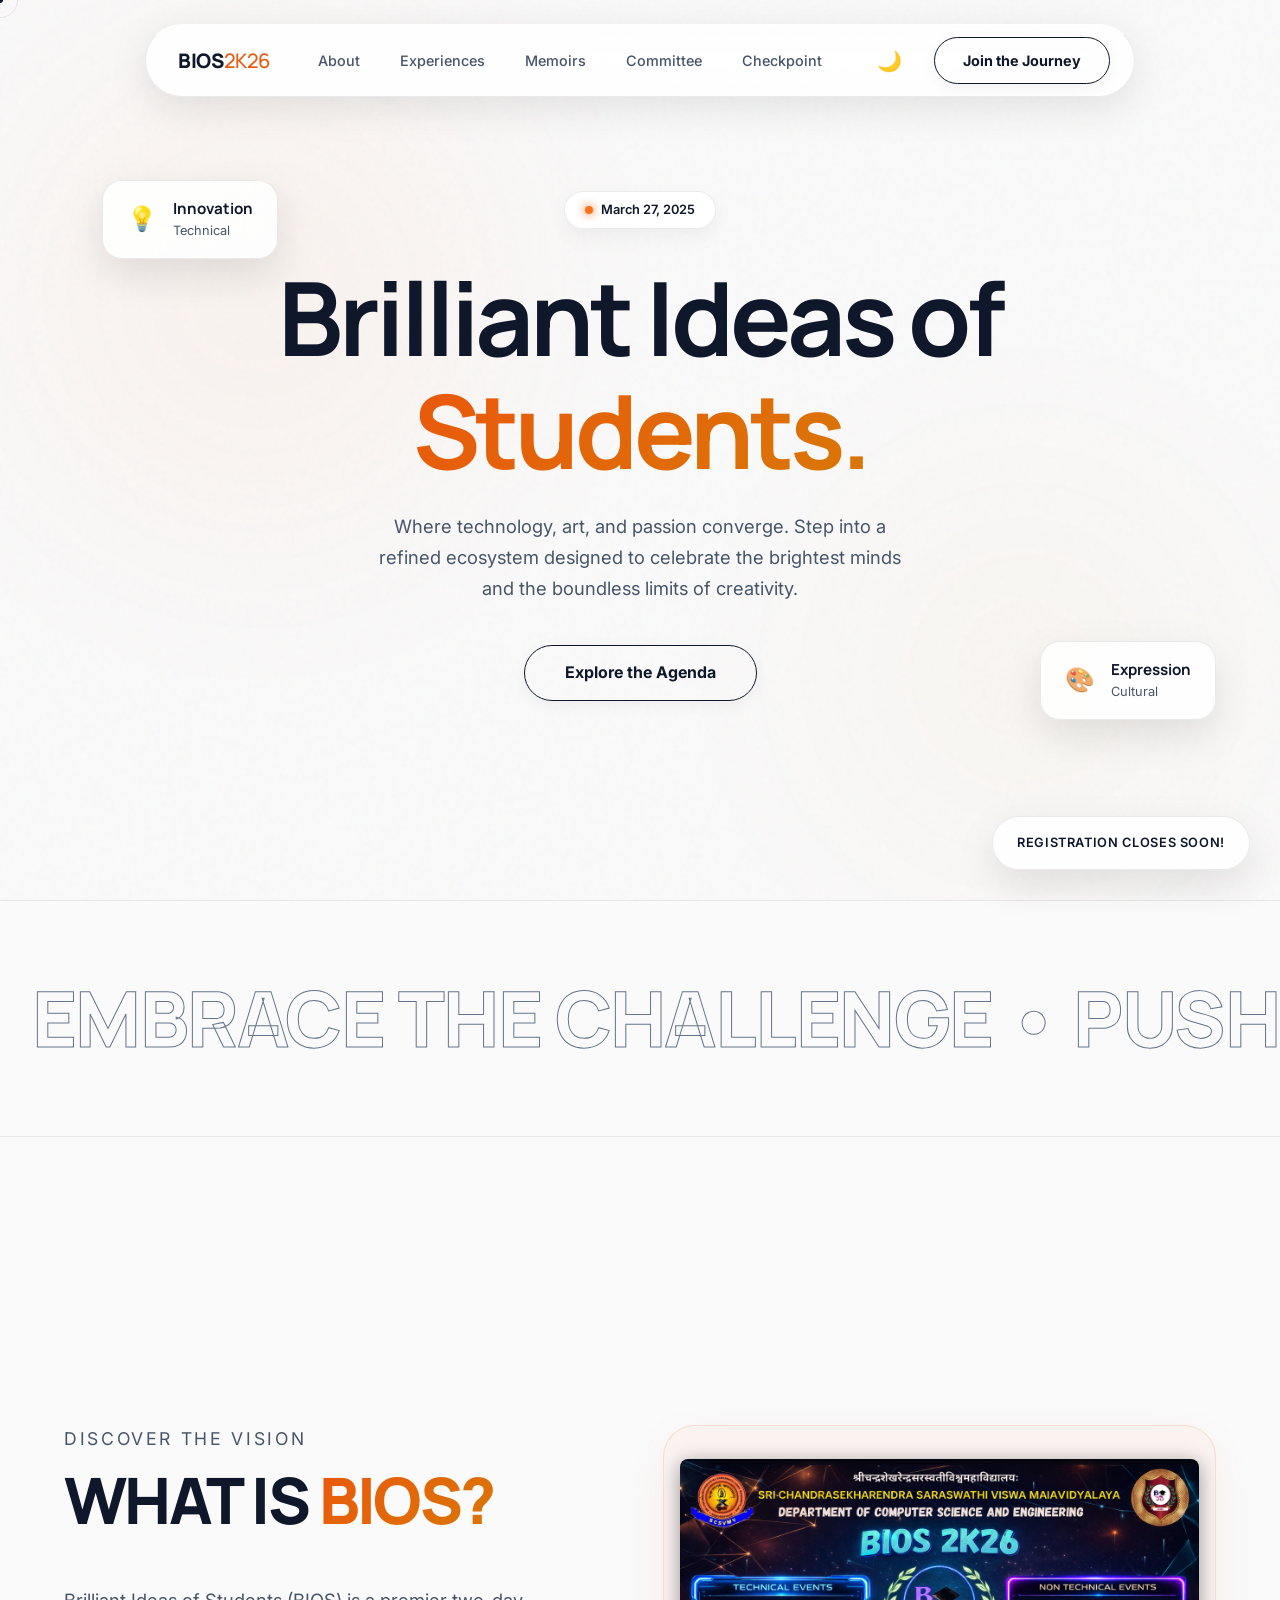
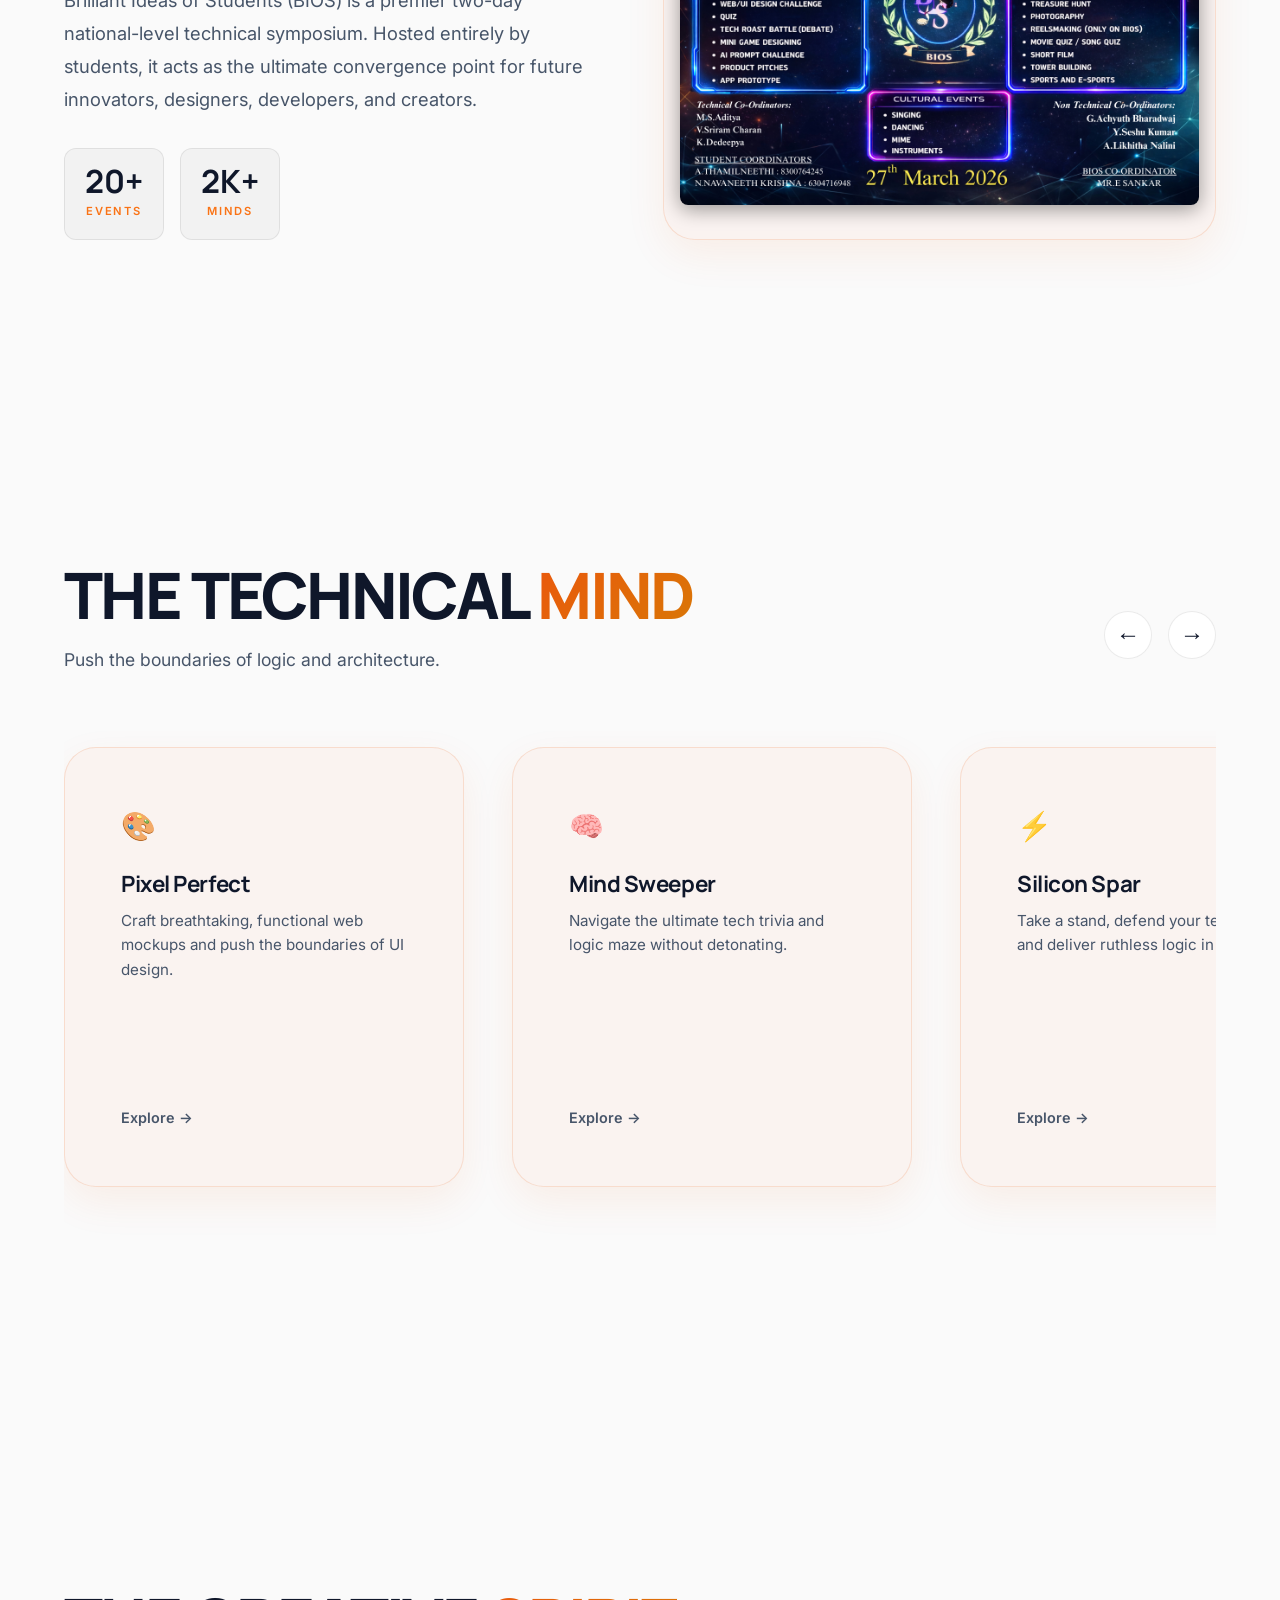
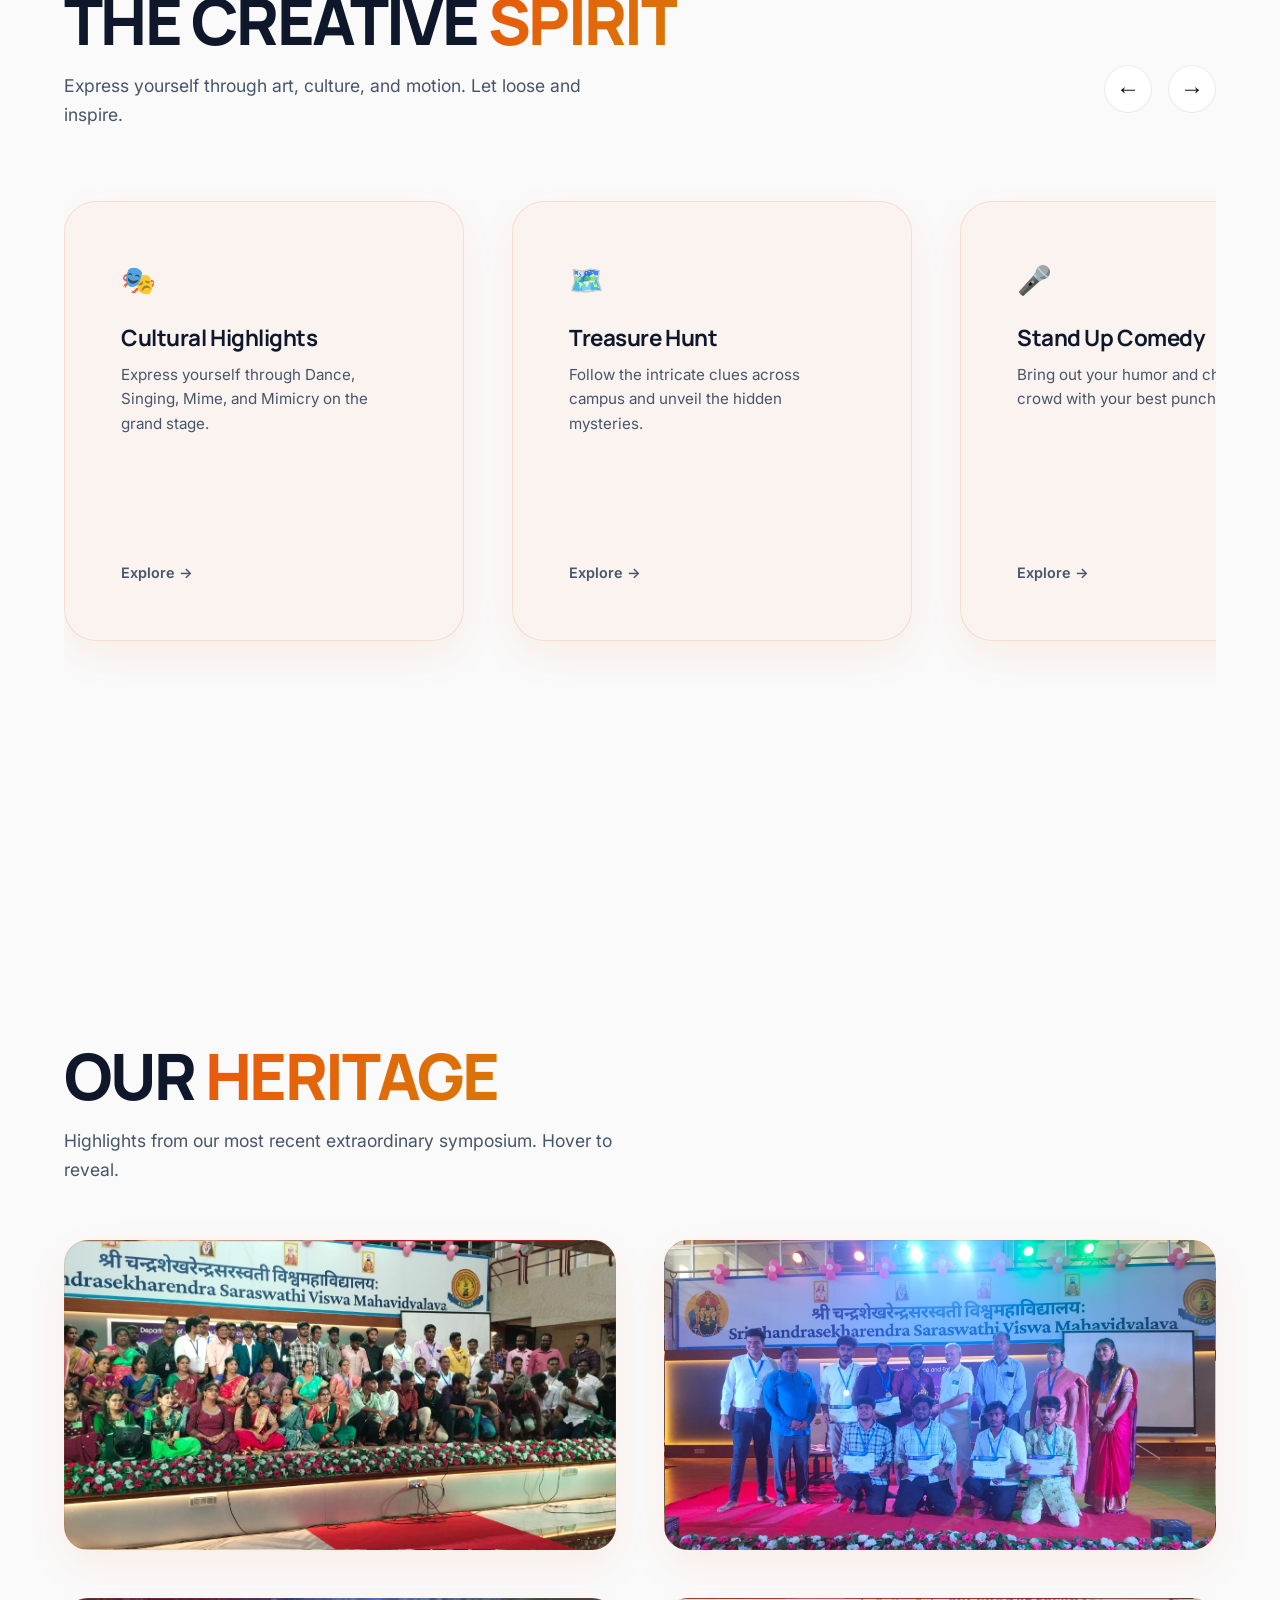
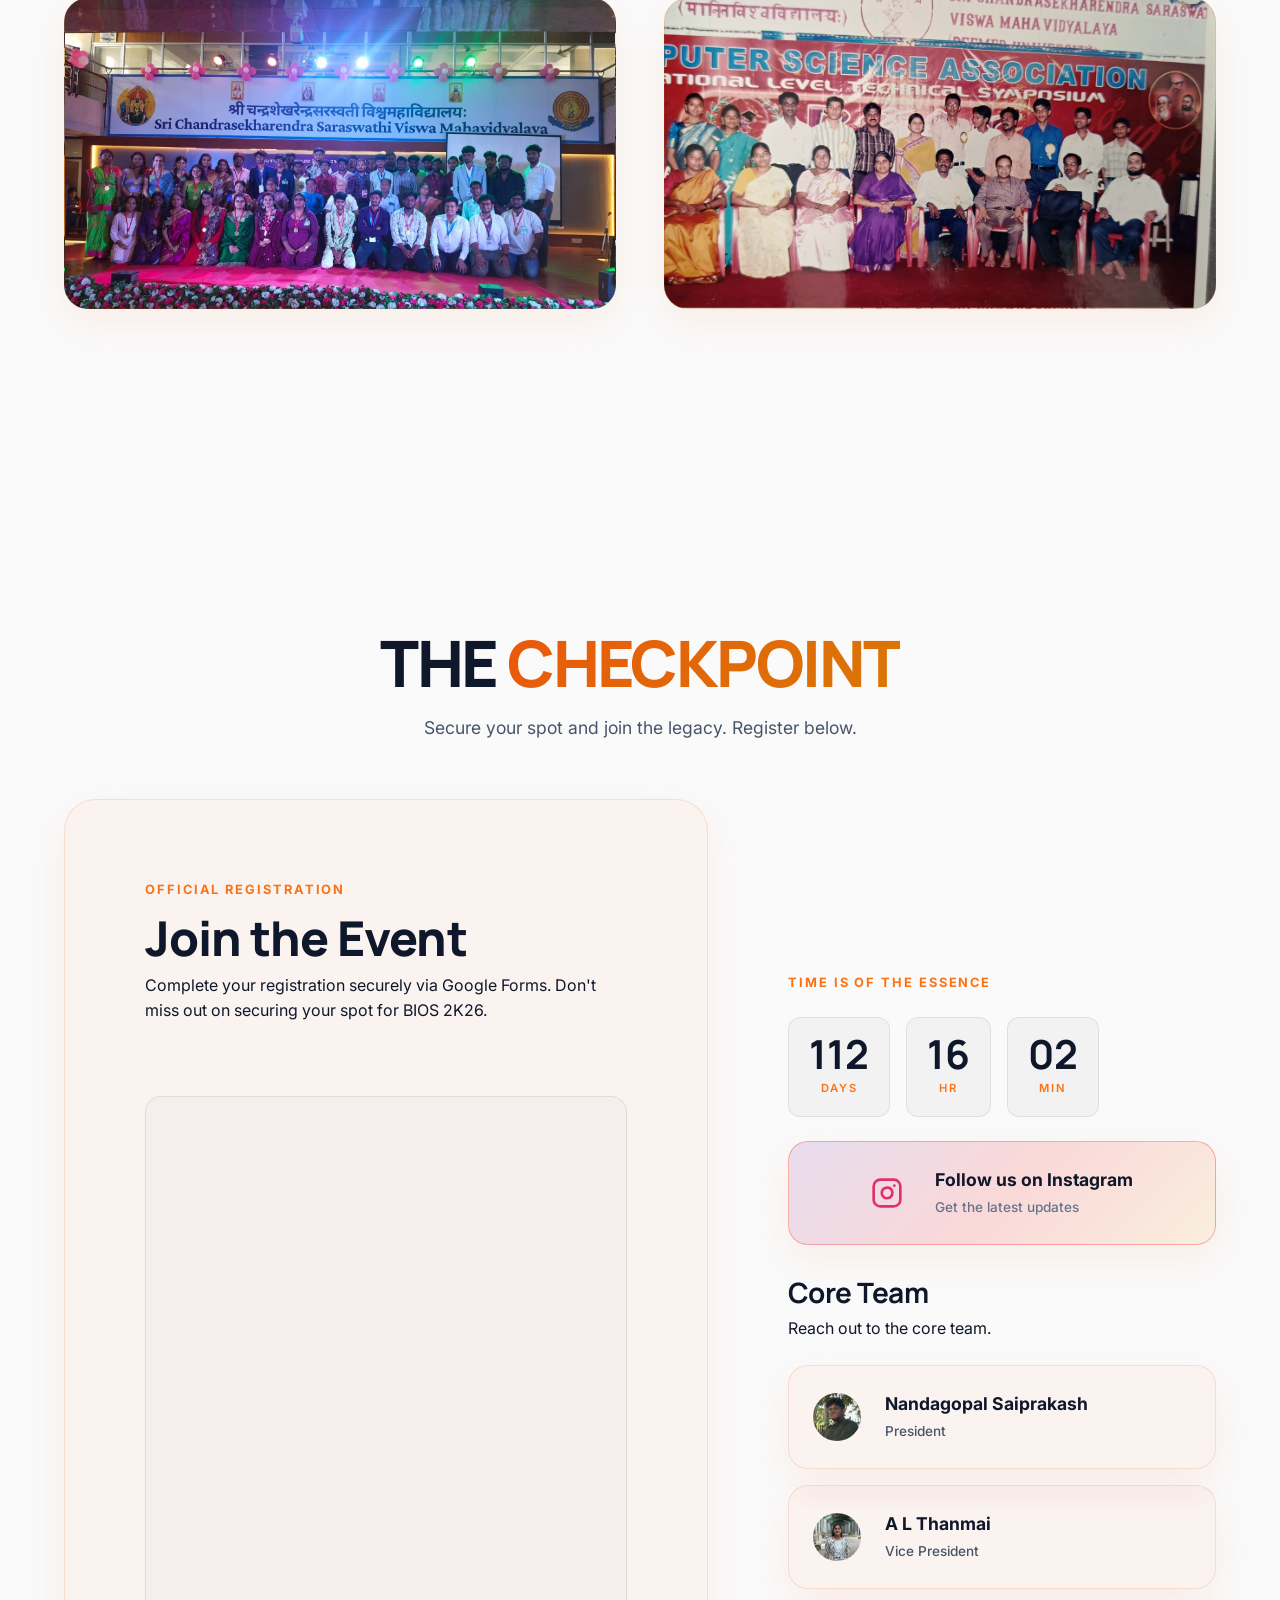
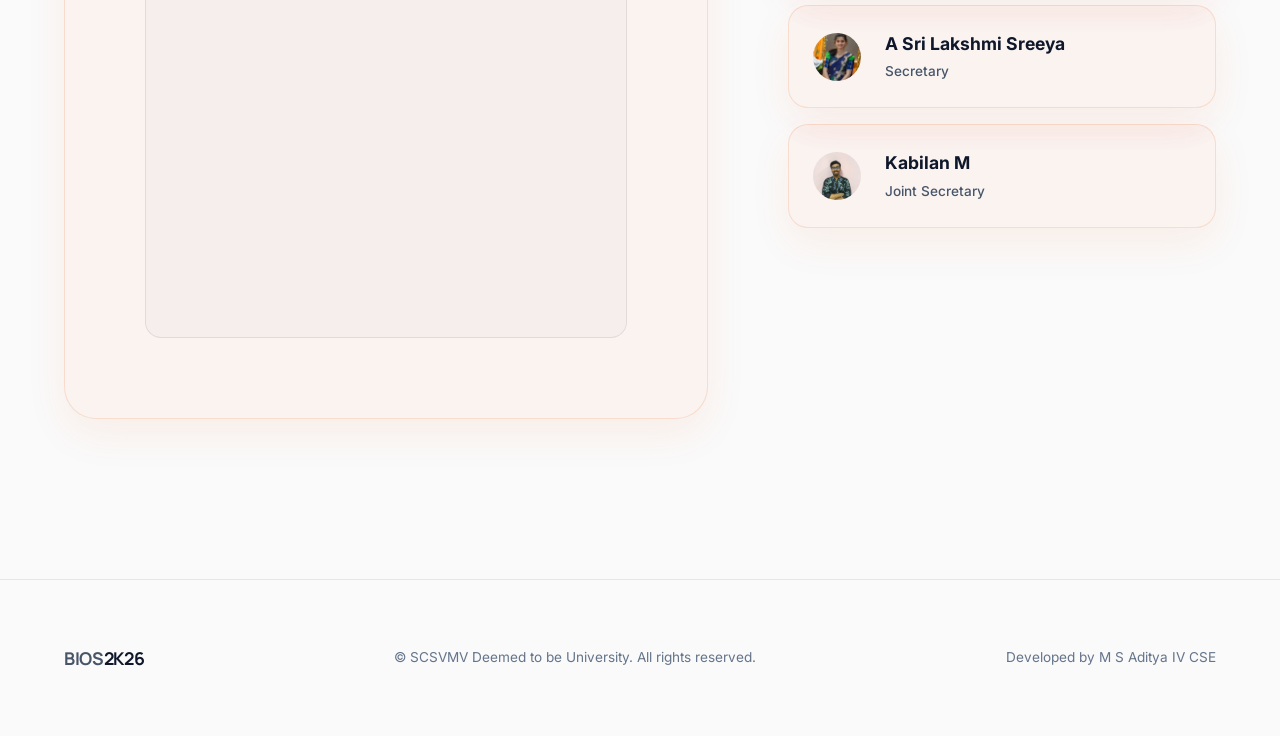
<file: index.html>
<!DOCTYPE html>
<html lang="en" data-theme="dark">
<head>
    <meta charset="UTF-8">
    <meta name="viewport" content="width=device-width, initial-scale=1.0">
    <title>BIOS 2K26 - A Journey of Innovation</title>
    <meta name="description" content="Brilliant Ideas of Students - An inspiring journey of technology, culture, and sports.">
    <link rel="preconnect" href="https://fonts.googleapis.com">
    <link rel="preconnect" href="https://fonts.gstatic.com" crossorigin>
    <link href="https://fonts.googleapis.com/css2?family=Inter:wght@300;400;500;600&family=Manrope:wght@400;600;700;800&display=swap" rel="stylesheet">
    <link rel="stylesheet" href="styles.css">
</head>
<body>
    
    <!-- Custom Elegant Cursor -->
    <div class="cursor"></div>
    <div class="cursor-follower"></div>

    <!-- Sophisticated Background -->
    <div class="rich-background">
        <div class="stars"></div>
        <div class="twinkling"></div>
        <div class="mesh-1"></div>
        <div class="mesh-2"></div>
        <div class="noise-overlay"></div>
    </div>

    <!-- Elegant Floating Navigation -->
    <nav class="premium-nav">
        <div class="nav-container">
            <div class="logo">BIOS<span>2K26</span></div>
            <div class="nav-links">
                <a href="#about">About</a>
                <a href="#events">Experiences</a>
                <a href="gallery.html">Memoirs</a>
                <a href="committee.html">Committee</a>
                <a href="#register">Checkpoint</a>
            </div>
            <div class="nav-actions">
                <button id="theme-toggle" class="theme-toggle" aria-label="Toggle Theme">
                    <span class="icon-moon">🌙</span>
                    <span class="icon-sun">☀️</span>
                </button>
                <a href="#register" class="cta-premium">Join the Journey</a>
            </div>
        </div>
    </nav>

    <!-- Floating Scarcity Banner -->
    <div class="scarcity-banner">
        REGISTRATION CLOSES SOON!
    </div>

    <!-- Hero Section -->
    <header class="hero">
        <div class="hero-content fade-up">
            <div class="date-badge interactive-badge">
                <span class="dot"></span> March 27, 2025
            </div>
            <h1 class="title">Brilliant Ideas of <br><span class="gradient-text">Students.</span></h1>
            <p class="description">Where technology, art, and passion converge. Step into a refined ecosystem designed to celebrate the brightest minds and the boundless limits of creativity.</p>
            <div class="hero-buttons">
                <a href="#events" class="cta-premium large">Explore the Agenda</a>
            </div>
        </div>

        <!-- Subtle Floating Glass Elements -->
        <div class="floating-glass glass-1 parallax interactive-glass" data-speed="1.5">
            <div class="glass-icon">💡</div>
            <div>
                <strong>Innovation</strong>
                <span>Technical</span>
            </div>
        </div>
        <div class="floating-glass glass-2 parallax interactive-glass" data-speed="-1">
            <div class="glass-icon">🎨</div>
            <div>
                <strong>Expression</strong>
                <span>Cultural</span>
            </div>
        </div>
    </header>

    <!-- Marquee -->
    <div class="marquee-container fade-up">
        <div class="marquee">
            <span>EMBRACE THE CHALLENGE &bull; PUSH THE BOUNDARIES &bull; DISCOVER YOUR POTENTIAL &bull;</span>
            <span>EMBRACE THE CHALLENGE &bull; PUSH THE BOUNDARIES &bull; DISCOVER YOUR POTENTIAL &bull;</span>
            <span>EMBRACE THE CHALLENGE &bull; PUSH THE BOUNDARIES &bull; DISCOVER YOUR POTENTIAL &bull;</span>
        </div>
    </div>

    <!-- About Section -->
    <section id="about" class="narrative fade-up about-section">
        <div class="split-checkpoint">
            <div class="split-right" style="padding: 0;">
                <div class="section-intro text-left" style="margin-bottom: 2rem;">
                    <p class="eyebrow">Discover the Vision</p>
                    <h2>What is <span class="gradient-text">BIOS?</span></h2>
                </div>
                <p style="color: var(--text-secondary); font-size: 1.15rem; line-height: 1.8; margin-bottom: 2rem; max-width: 600px;">
                    Brilliant Ideas of Students (BIOS) is a premier two-day national-level technical symposium. Hosted entirely by students, it acts as the ultimate convergence point for future innovators, designers, developers, and creators.
                </p>
                <div style="display: flex; gap: 1rem; flex-wrap: wrap;">
                    <div class="time-box interactive-contact">
                        <span style="font-size: 2rem;">20+</span>
                        <label>EVENTS</label>
                    </div>
                    <div class="time-box interactive-contact">
                        <span style="font-size: 2rem;">2K+</span>
                        <label>MINDS</label>
                    </div>
                </div>
            </div>
            <div class="split-left interactive-pane" style="flex: 1; display: flex; align-items: center; justify-content: center; padding: 1rem; text-align: center;">
                <img src="images/poster.jpg" alt="BIOS 2K26 Events Poster" style="width: 100%; height: auto; border-radius: 8px; box-shadow: 0 4px 20px rgba(0, 0, 0, 0.4);">
            </div>
        </div>
    </section>

    <!-- The Technical Mind (Horizontal Scroll Cards) -->
    <section id="events" class="narrative fade-up">
        <div class="section-header-flex">
            <div class="section-intro text-left">
                <h2>The Technical <span class="gradient-text">Mind</span></h2>
                <p>Push the boundaries of logic and architecture.</p>
            </div>
            <div class="scroll-controls">
                <button class="scroll-btn" aria-label="Scroll left" id="scroll-left">&larr;</button>
                <button class="scroll-btn" aria-label="Scroll right" id="scroll-right">&rarr;</button>
            </div>
        </div>
        
        <div class="horizontal-scroll">
            <div class="glass-card interactive-card">
                <div class="card-icon">🎨</div>
                <h3>Pixel Perfect</h3>
                <p>Craft breathtaking, functional web mockups and push the boundaries of UI design.</p>
                <div class="card-action">Explore &rarr;</div>
            </div>
            <div class="glass-card interactive-card">
                <div class="card-icon">🧠</div>
                <h3>Mind Sweeper</h3>
                <p>Navigate the ultimate tech trivia and logic maze without detonating.</p>
                <div class="card-action">Explore &rarr;</div>
            </div>
            <div class="glass-card interactive-card">
                <div class="card-icon">⚡</div>
                <h3>Silicon Spar</h3>
                <p>Take a stand, defend your tech stack, and deliver ruthless logic in a debate.</p>
                <div class="card-action">Explore &rarr;</div>
            </div>
            <div class="glass-card interactive-card">
                <div class="card-icon">🤖</div>
                <h3>Prompt Wars</h3>
                <p>Master the art of whispering to AI. Engineer the most precise prompts to win.</p>
                <div class="card-action">Explore &rarr;</div>
            </div>
            <div class="glass-card interactive-card">
                <div class="card-icon">👾</div>
                <h3>Arcade Rush</h3>
                <p>Code, compile, and play! Design an innovative mini-game from scratch.</p>
                <div class="card-action">Explore &rarr;</div>
            </div>
            <div class="glass-card interactive-card">
                <div class="card-icon">📱</div>
                <h3>AppGen</h3>
                <p>Transform raw ideas into interactive mobile app prototypes that solve problems.</p>
                <div class="card-action">Explore &rarr;</div>
            </div>
            <div class="glass-card interactive-card">
                <div class="card-icon">💼</div>
                <h3>Tech Tank</h3>
                <p>Pitch your ultimate tech product to the judges and prove its market viability.</p>
                <div class="card-action">Explore &rarr;</div>
            </div>
            <div style="min-width: 2vw;"></div>
        </div>
    </section>

    <!-- The Creative Spirit (Horizontal Scroll Cards) -->
    <section class="narrative fade-up">
        <div class="section-header-flex">
            <div class="section-intro text-left">
                <h2>The Creative <span class="gradient-text">Spirit</span></h2>
                <p>Express yourself through art, culture, and motion. Let loose and inspire.</p>
            </div>
            <div class="scroll-controls">
                <button class="scroll-btn" aria-label="Scroll left">&larr;</button>
                <button class="scroll-btn" aria-label="Scroll right">&rarr;</button>
            </div>
        </div>

        <div class="horizontal-scroll">
            <div class="glass-card interactive-card">
                <div class="card-icon">🎭</div>
                <h3>Cultural Highlights</h3>
                <p>Express yourself through Dance, Singing, Mime, and Mimicry on the grand stage.</p>
                <div class="card-action">Explore &rarr;</div>
            </div>
            <div class="glass-card interactive-card">
                <div class="card-icon">🗺️</div>
                <h3>Treasure Hunt</h3>
                <p>Follow the intricate clues across campus and unveil the hidden mysteries.</p>
                <div class="card-action">Explore &rarr;</div>
            </div>
            <div class="glass-card interactive-card">
                <div class="card-icon">🎤</div>
                <h3>Stand Up Comedy</h3>
                <p>Bring out your humor and charm the crowd with your best punchlines.</p>
                <div class="card-action">Explore &rarr;</div>
            </div>
            <div class="glass-card interactive-card">
                <div class="card-icon">📸</div>
                <h3>Theme Photography</h3>
                <p>Capture striking moments and tell a compelling story through your lens.</p>
                <div class="card-action">Explore &rarr;</div>
            </div>
            <div class="glass-card interactive-card">
                <div class="card-icon">🏆</div>
                <h3>Sports</h3>
                <p>Join the action in Cricket, Volleyball, and Throwball and claim victory.</p>
                <div class="card-action">Explore &rarr;</div>
            </div>
            <div class="glass-card interactive-card">
                <div class="card-icon">🧩</div>
                <h3>Digital Horizons</h3>
                <p>Showcase your gaming skills in Esports, and creativity through Short Films.</p>
                <div class="card-action">Explore &rarr;</div>
            </div>
            <div style="min-width: 2vw;"></div>
        </div>
    </section>

    <!-- Legacy / Gallery Section -->
    <section id="gallery" class="legacy fade-up">
        <div class="section-intro">
            <h2>Our <span class="gradient-text">Heritage</span></h2>
            <p>Highlights from our most recent extraordinary symposium. Hover to reveal.</p>
        </div>
        
        <div class="gallery-grid">
            <div class="gallery-item hover-reveal" style="background-image: url('images/mainpage1.jpeg'); background-size: cover; background-position: center;">
                <div class="overlay-content">The Event. Boundless innovation and enthusiasm.</div>
            </div>
            <div class="gallery-item hover-reveal" style="background-image: url('images/mainpage2.jpeg'); background-size: cover; background-position: center;">
                <div class="overlay-content">The Crowd. A massive turnout of brilliant minds.</div>
            </div>
            <div class="gallery-item hover-reveal" style="background-image: url('images/mainpage3.jpeg'); background-size: cover; background-position: center;">
                <div class="overlay-content">The Community. Coming together to forge the future.</div>
            </div>
            <div class="gallery-item hover-reveal" style="background-image: url('images/mainpage4.jpeg'); background-size: cover; background-position: center;">
                <div class="overlay-content">The Legacy. A glimpse into our rich heritage.</div>
            </div>
        </div>
    </section>

    <!-- Registration / Checkpoint -->
    <section id="register" class="registration fade-up">
        <div class="section-intro text-center" style="text-align: center;">
            <h2>The <span class="gradient-text">Checkpoint</span></h2>
            <p style="margin: 0 auto;">Secure your spot and join the legacy. Register below.</p>
        </div>

        <div class="split-checkpoint">
            <div class="split-left interactive-pane">
                <div class="pane-content">
                    <p class="eyebrow">Official Registration</p>
                    <h2>Join the Event</h2>
                    <p class="subtitle mb-4">Complete your registration securely via Google Forms. Don't miss out on securing your spot for BIOS 2K26.</p>
                    
                    <!-- Google Forms Integration Area -->
                    <div class="gform-wrapper">
                        <iframe src="https://docs.google.com/forms/d/e/1FAIpQLSeUjw97vwE3WC13C1RLnkiDjqF7sOzLVKYWThsci8FjvZy70w/viewform?embedded=true" class="gform-iframe" title="Registration Form">Loading…</iframe>
                    </div>
                </div>
            </div>
            
            <div class="split-right">
                <div class="countdown-section">
                    <p class="eyebrow mb-4">Time is of the essence</p>
                    <div class="countdown mb-4">
                        <div class="time-box">
                            <span id="days">00</span>
                            <label>DAYS</label>
                        </div>
                        <div class="time-box">
                            <span id="hours">00</span>
                            <label>HR</label>
                        </div>
                        <div class="time-box">
                            <span id="minutes">00</span>
                            <label>MIN</label>
                        </div>
                    </div>
                </div>

                <div class="contact-card interactive-contact" style="background: linear-gradient(135deg, rgba(131, 58, 180, 0.15), rgba(253, 29, 29, 0.15), rgba(252, 176, 69, 0.15)); border: 1px solid rgba(253, 29, 29, 0.3); margin-bottom: 2rem; cursor: pointer; align-items: center; justify-content: center;" onclick="window.open('https://www.instagram.com/bios_cse/', '_blank')">
                    <svg xmlns="http://www.w3.org/2000/svg" width="32" height="32" viewBox="0 0 24 24" fill="none" stroke="currentColor" stroke-width="2" stroke-linecap="round" stroke-linejoin="round" style="color: #E1306C; margin-right: 0.5rem;">
                        <rect x="2" y="2" width="20" height="20" rx="5" ry="5"></rect>
                        <path d="M16 11.37A4 4 0 1 1 12.63 8 4 4 0 0 1 16 11.37z"></path>
                        <line x1="17.5" y1="6.5" x2="17.51" y2="6.5"></line>
                    </svg>
                    <div class="info">
                        <strong style="font-size: 1.1rem;">Follow us on Instagram</strong>
                        <span style="color: var(--text-tertiary);">Get the latest updates</span>
                    </div>
                </div>

                <h3>Core Team</h3>
                <p class="subtitle mb-4">Reach out to the core team.</p>
                <div class="contact-card interactive-contact">
                    <img src="images/nanda.jpeg" alt="President" class="avatar" style="object-fit: cover; border: none; padding: 0;" onerror="this.onerror=null; this.src='https://via.placeholder.com/150/3B82F6/FFFFFF?text=NG';">
                    <div class="info">
                        <strong>Nandagopal Saiprakash</strong>
                        <span>President</span>
                    </div>
                </div>
                <div class="contact-card interactive-contact">
                    <img src="images/Thanmai.jpeg" alt="Vice President" class="avatar" style="object-fit: cover; border: none; padding: 0;" onerror="this.onerror=null; this.src='https://via.placeholder.com/150/8B5CF6/FFFFFF?text=MS';">
                    <div class="info">
                        <strong>A L Thanmai</strong>
                        <span>Vice President</span>
                    </div>
                </div>
                <div class="contact-card interactive-contact">
                    <img src="images/sreeya.jpeg" alt="Secretary" class="avatar" style="object-fit: cover; border: none; padding: 0;" onerror="this.onerror=null; this.src='https://via.placeholder.com/150/F59E0B/FFFFFF?text=AS';">
                    <div class="info">
                        <strong>A Sri Lakshmi Sreeya</strong>
                        <span>Secretary</span>
                    </div>
                </div>
                <div class="contact-card interactive-contact">
                    <img src="images/kabilan.jpeg" alt="Joint Secretary" class="avatar" style="object-fit: cover; border: none; padding: 0;" onerror="this.onerror=null; this.src='https://via.placeholder.com/150/10B981/FFFFFF?text=KM';">
                    <div class="info">
                        <strong>Kabilan M</strong>
                        <span>Joint Secretary</span>
                    </div>
                </div>
            </div>
        </div>
    </section>

    <footer class="rich-footer">
        <div class="footer-content">
            <div class="brand">BIOS<span>2K26</span></div>
            <p>&copy; SCSVMV Deemed to be University. All rights reserved.</p>
            <p>Developed by M S Aditya IV CSE</p>
        </div>
    </footer>

    <script src="script.js"></script>
</body>
</html>
</file>
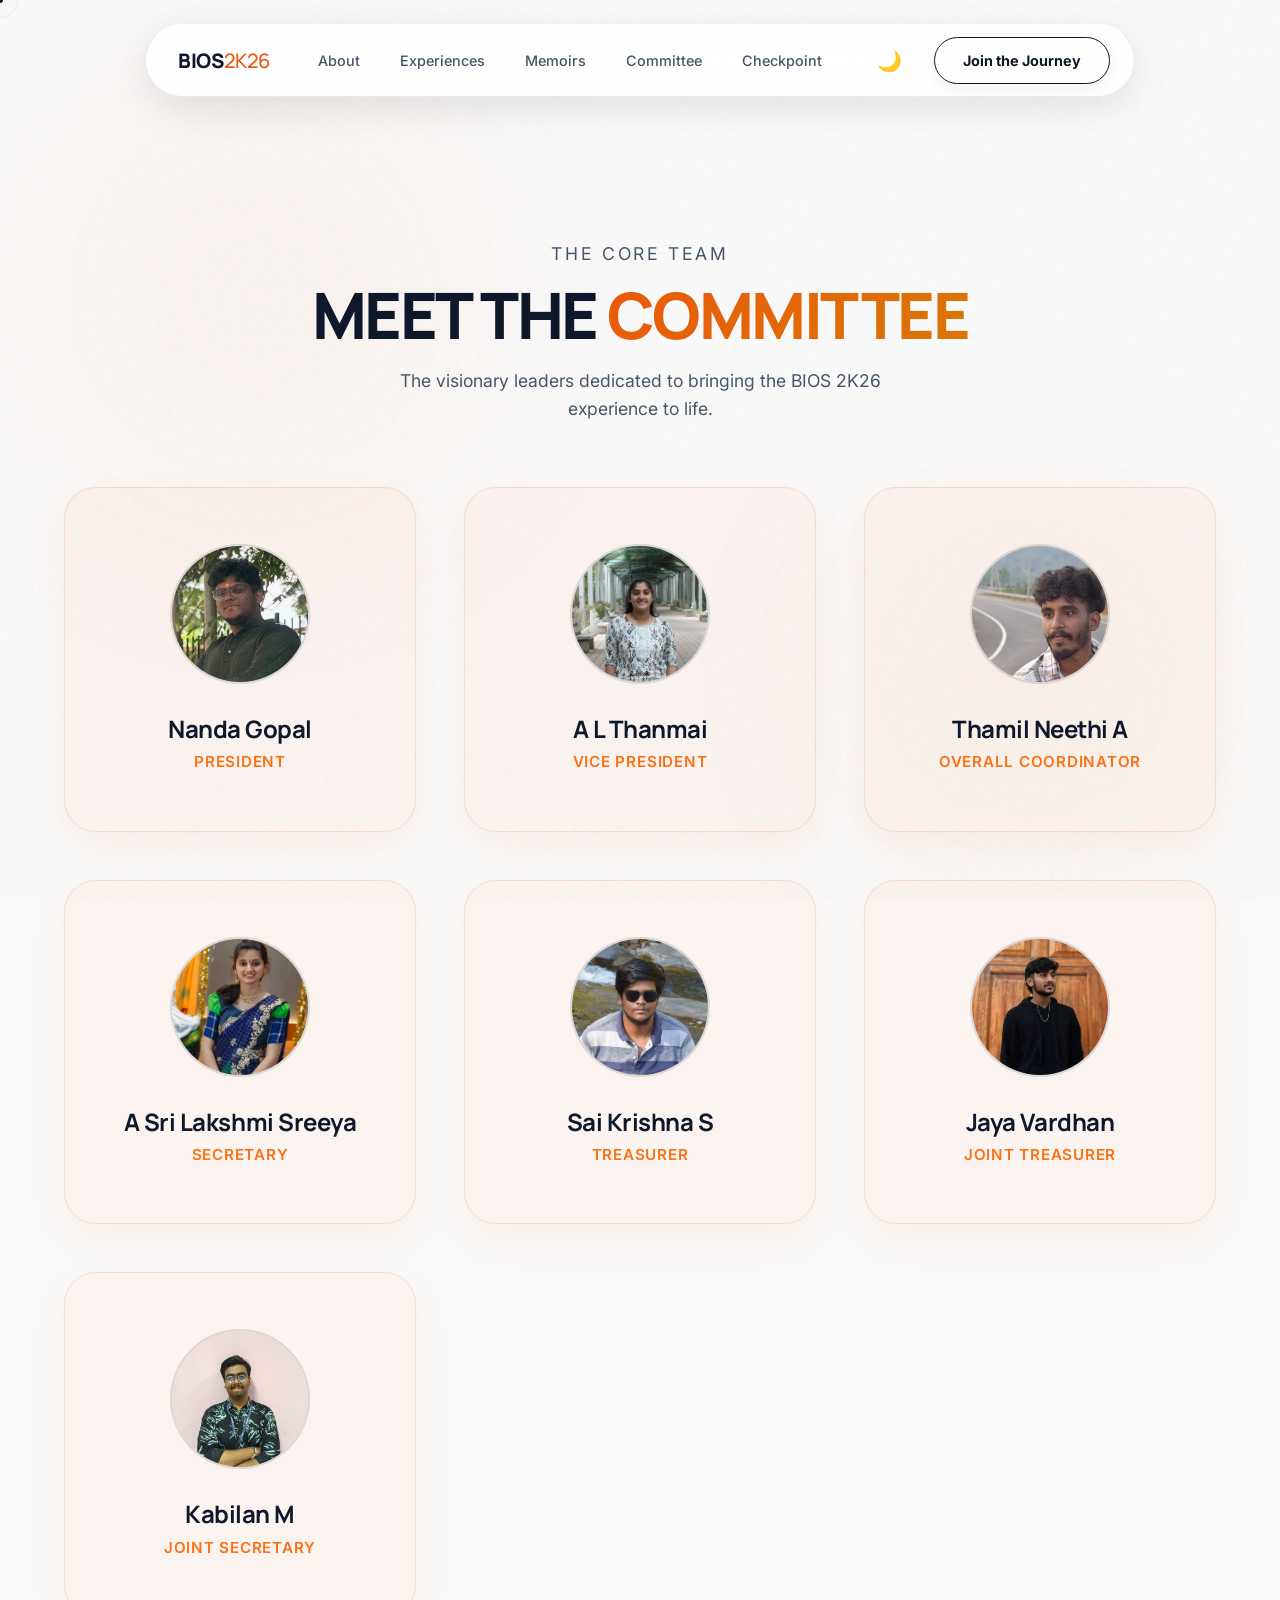
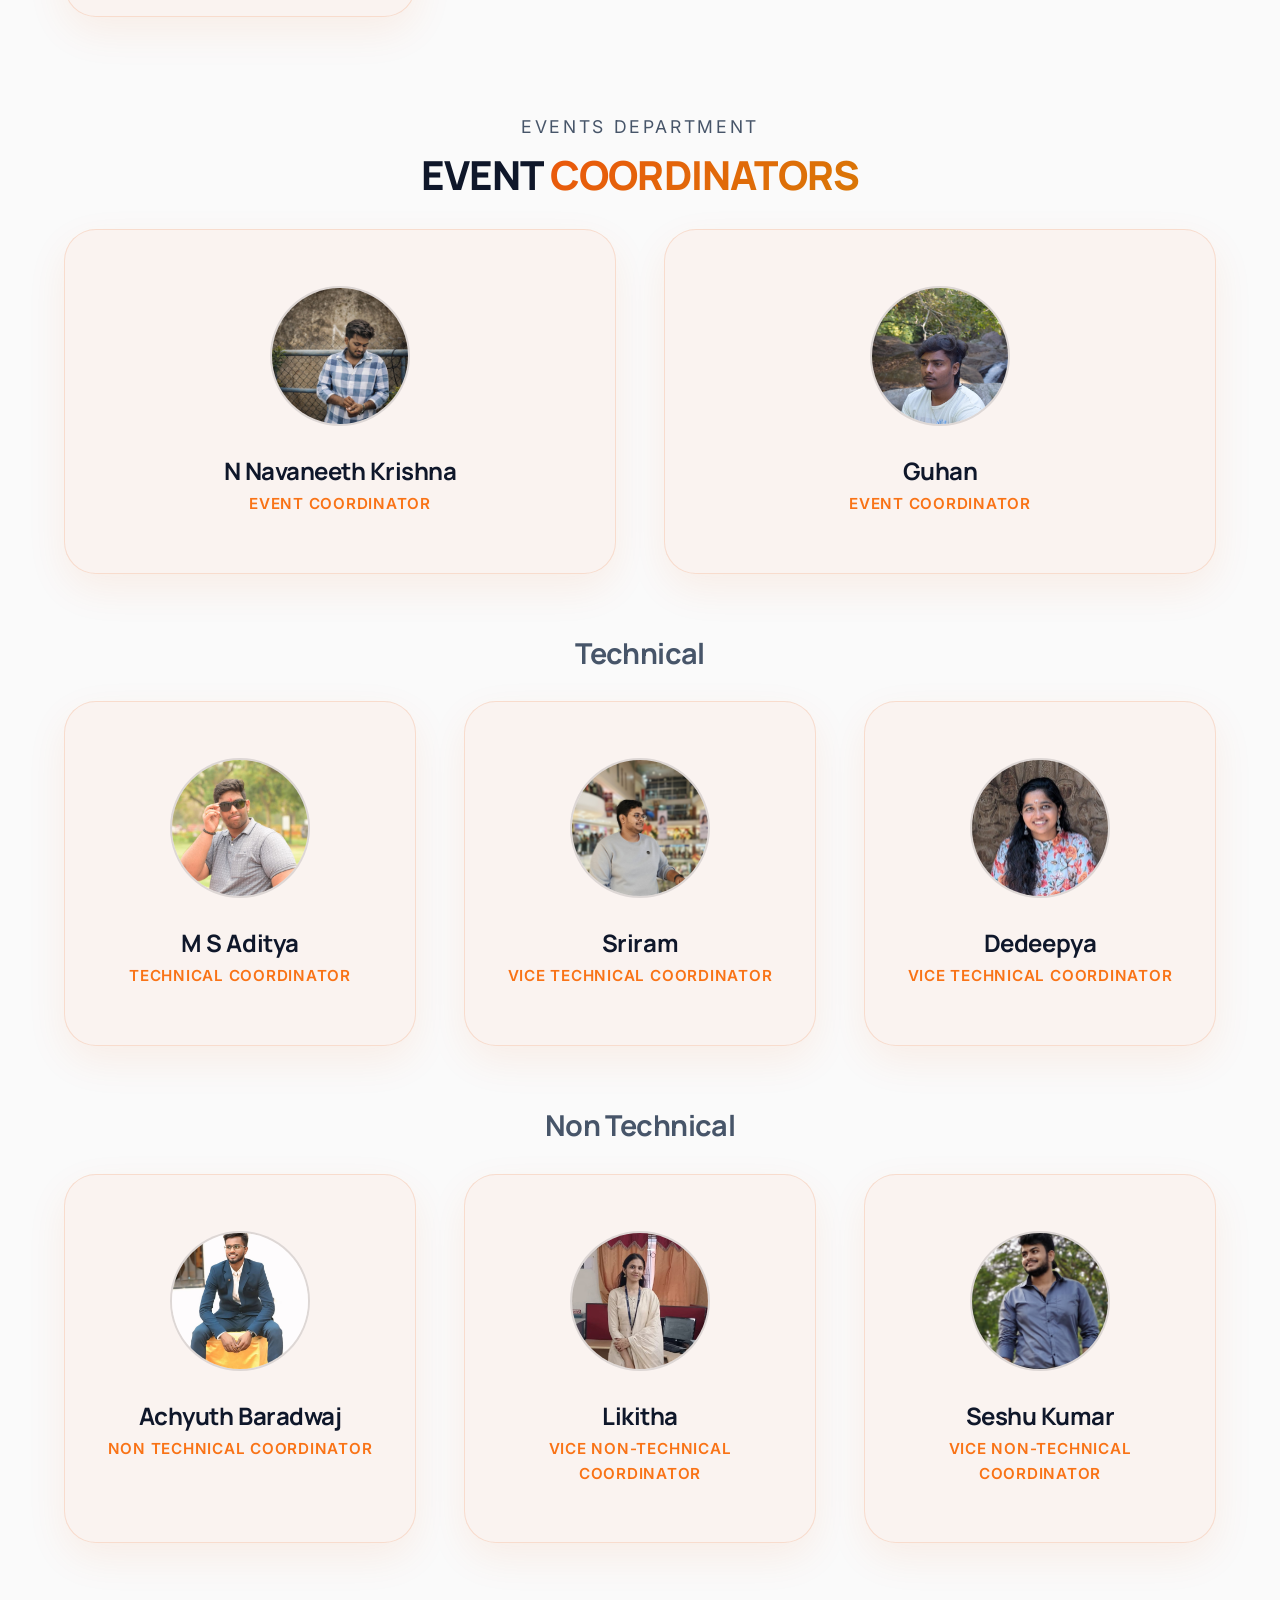
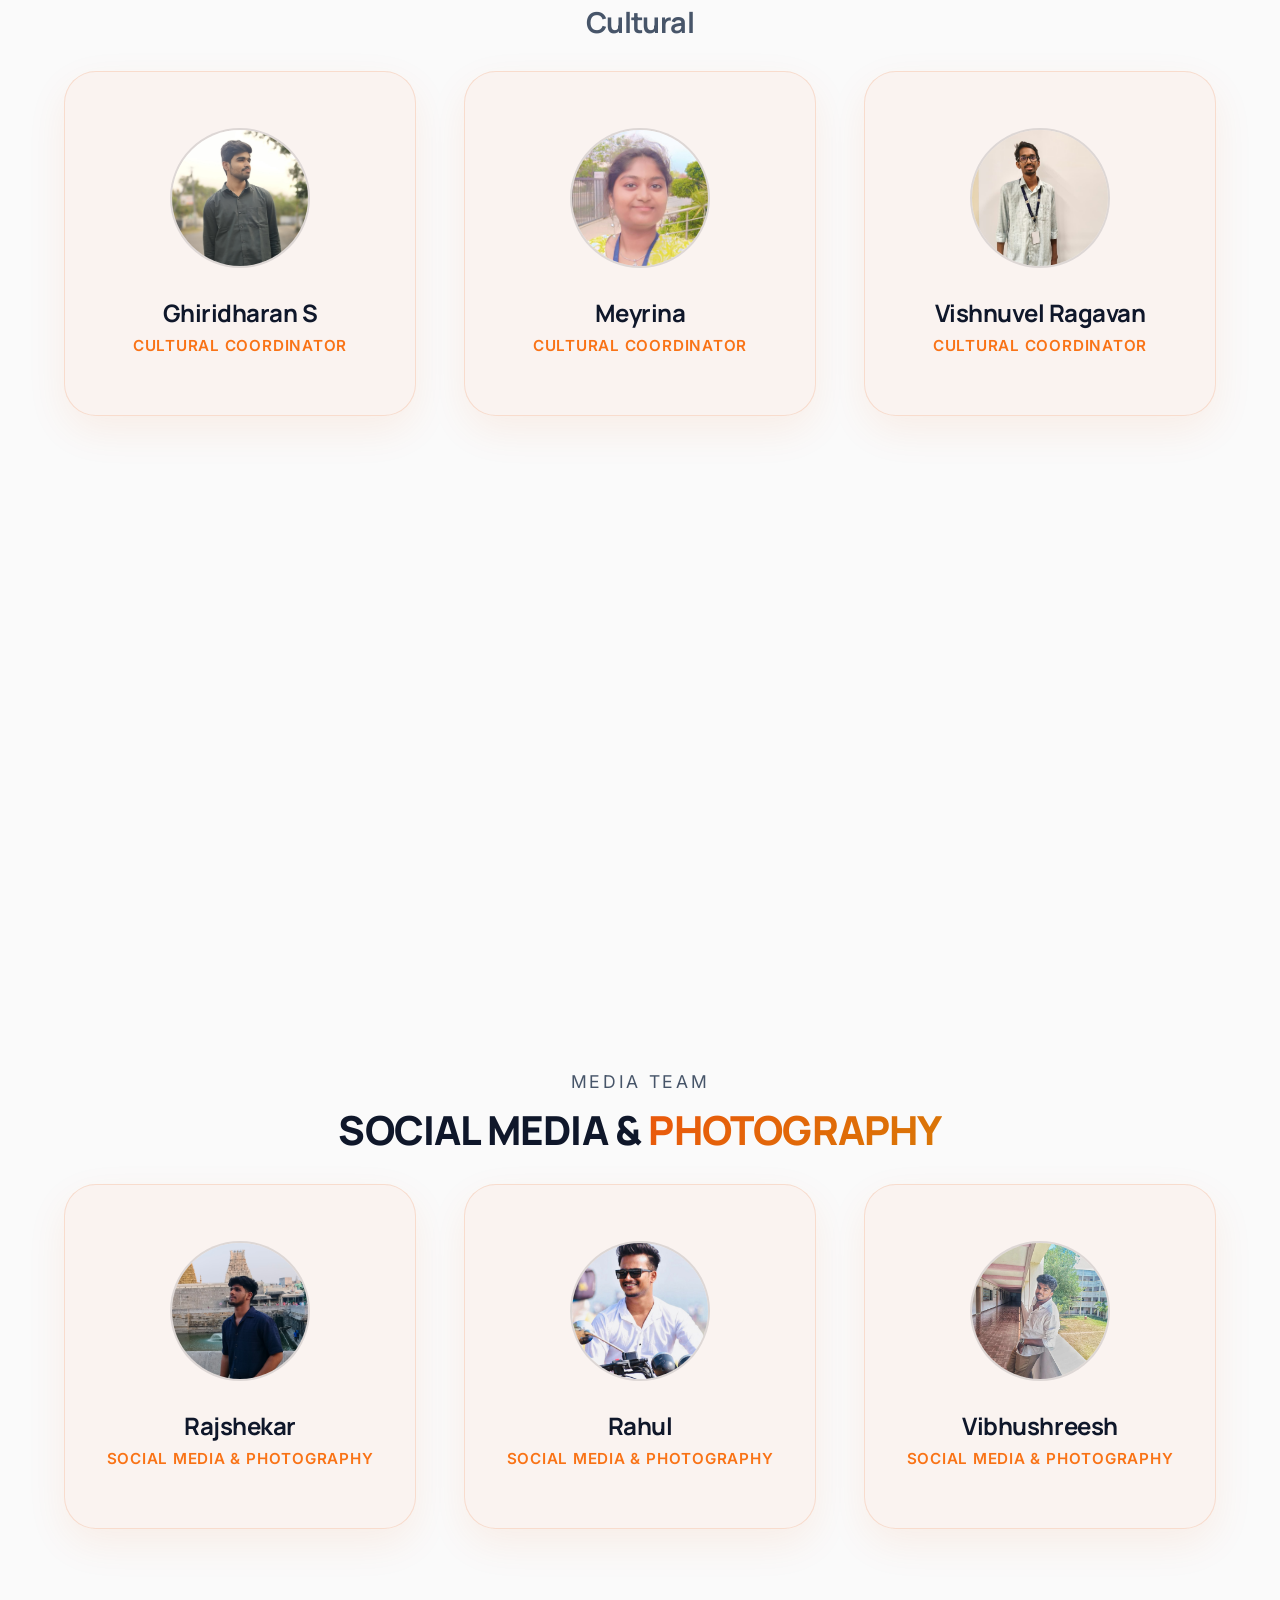
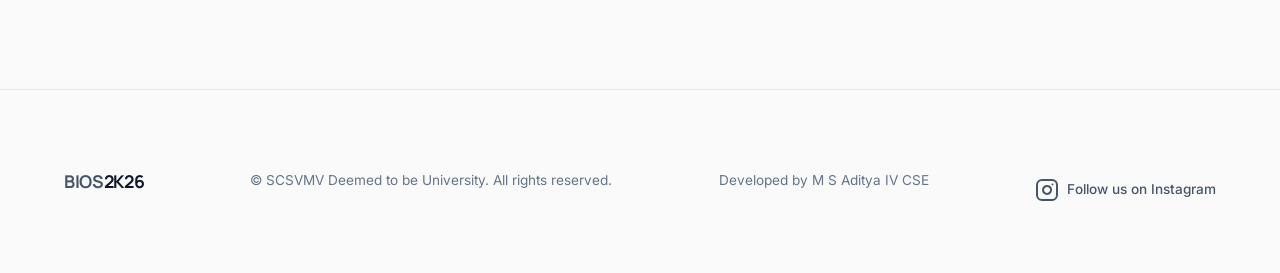
<file: committee.html>
<!DOCTYPE html>
<html lang="en" data-theme="dark">
<head>
    <meta charset="UTF-8">
    <meta name="viewport" content="width=device-width, initial-scale=1.0">
    <title>BIOS 2K26 - Committee</title>
    <meta name="description" content="Meet the brilliant minds and dedicated team behind BIOS 2K26.">
    <link rel="preconnect" href="https://fonts.googleapis.com">
    <link rel="preconnect" href="https://fonts.gstatic.com" crossorigin>
    <link href="https://fonts.googleapis.com/css2?family=Inter:wght@300;400;500;600&family=Manrope:wght@400;600;700;800&display=swap" rel="stylesheet">
    <link rel="stylesheet" href="styles.css">
</head>
<body>
    
    <!-- Custom Elegant Cursor -->
    <div class="cursor"></div>
    <div class="cursor-follower"></div>

    <!-- Sophisticated Background -->
    <div class="rich-background">
        <div class="stars"></div>
        <div class="twinkling"></div>
        <div class="mesh-1"></div>
        <div class="mesh-2"></div>
        <div class="noise-overlay"></div>
    </div>

    <!-- Elegant Floating Navigation -->
    <nav class="premium-nav">
        <div class="nav-container">
            <div class="logo">BIOS<span>2K26</span></div>
            <div class="nav-links">
                <a href="index.html#about">About</a>
                <a href="index.html#events">Experiences</a>
                <a href="gallery.html">Memoirs</a>
                <a href="committee.html">Committee</a>
                <a href="index.html#register">Checkpoint</a>
            </div>
            <div class="nav-actions">
                <button id="theme-toggle" class="theme-toggle" aria-label="Toggle Theme">
                    <span class="icon-moon">🌙</span>
                    <span class="icon-sun">☀️</span>
                </button>
                <a href="index.html#register" class="cta-premium">Join the Journey</a>
            </div>
        </div>
    </nav>

    <!-- Committee Section -->
    <section id="committee" class="narrative" style="padding-top: 15rem; min-height: 80vh;">
        <div class="section-intro text-center fade-up" style="text-align: center; margin-bottom: 2rem;">
            <p class="eyebrow">The Core Team</p>
            <h2>Meet the <span class="gradient-text">Committee</span></h2>
            <p style="margin: 0 auto;">The visionary leaders dedicated to bringing the BIOS 2K26 experience to life.</p>
        </div>

        <!-- Core Team -->
        <div class="committee-grid fade-up">
            <div class="committee-card interactive-card">
                <img src="images/nanda.jpeg" alt="President" class="committee-img" onerror="this.onerror=null; this.src='https://via.placeholder.com/140/3B82F6/FFFFFF?text=NG';">
                <h3>Nanda Gopal</h3>
                <p>President</p>
            </div>
            
            <div class="committee-card interactive-card">
                <img src="images/Thanmai.jpeg" alt="Vice President" class="committee-img" onerror="this.onerror=null; this.src='https://via.placeholder.com/140/8B5CF6/FFFFFF?text=MS';">
                <h3>A L Thanmai</h3>
                <p>Vice President</p>
            </div>
            
            <div class="committee-card interactive-card">
                <img src="images/tamil.jpeg" alt="Overall Coordinator" class="committee-img" onerror="this.onerror=null; this.src='https://via.placeholder.com/140/10B981/FFFFFF?text=TN';">
                <h3>Thamil Neethi A</h3>
                <p>Overall Coordinator</p>
            </div>

            <div class="committee-card interactive-card">
                <img src="images/sreeya.jpeg" alt="Secretary" class="committee-img">
                <h3>A Sri Lakshmi Sreeya</h3>
                <p>Secretary</p>
            </div>

            <div class="committee-card interactive-card">
                <img src="images/saikrishna.jpeg" alt="Treasurer" class="committee-img">
                <h3>Sai Krishna S</h3>
                <p>Treasurer</p>
            </div>

            <div class="committee-card interactive-card">
                <img src="images/jayavardhan.jpeg" alt="Joint Treasurer" class="committee-img">
                <h3>Jaya Vardhan</h3>
                <p>Joint Treasurer</p>
            </div>
            
            <div class="committee-card interactive-card">
                <img src="images/kabilan.jpeg" alt="Joint Secretary" class="committee-img">
                <h3>Kabilan M</h3>
                <p>Joint Secretary</p>
            </div>
        </div>

        <!-- Events Department -->
        <div class="section-intro text-center fade-up" style="text-align: center; margin: 6rem auto 2rem;">
            <p class="eyebrow">Events Department</p>
            <h3 style="font-size: 2.5rem; font-family: var(--font-display); font-weight: 800; text-transform: uppercase;">Event <span class="gradient-text">Coordinators</span></h3>
        </div>
        <div class="committee-grid fade-up" style="margin-top: 2rem;">
            <div class="committee-card interactive-card">
                <img src="images/navaneeth.jpeg" alt="Event Coordinator" class="committee-img">
                <h3>N Navaneeth Krishna</h3>
                <p>Event Coordinator</p>
            </div>

            <div class="committee-card interactive-card">
                <img src="images/guhan.jpeg" alt="Event Coordinator" class="committee-img">
                <h3>Guhan</h3>
                <p>Event Coordinator</p>
            </div>
        </div>

        <!-- Technical Sub Department -->
        <h4 class="fade-up" style="text-align: center; font-size: 1.8rem; margin-top: 4rem; font-family: var(--font-display); color: var(--text-secondary);">Technical</h4>
        <div class="committee-grid fade-up" style="margin-top: 2rem;">
            <div class="committee-card interactive-card">
                <img src="images/aditya.jpeg" alt="Technical Coordinator" class="committee-img">
                <h3>M S Aditya</h3>
                <p>Technical Coordinator</p>
            </div>

            <div class="committee-card interactive-card">
                <img src="images/sriram.jpeg" alt="Vice Technical Coordinator" class="committee-img">
                <h3>Sriram</h3>
                <p>Vice Technical Coordinator</p>
            </div>

            <div class="committee-card interactive-card">
                <img src="images/Dedeepya.jpeg" alt="Vice Technical Coordinator" class="committee-img">
                <h3>Dedeepya</h3>
                <p>Vice Technical Coordinator</p>
            </div>
        </div>

        <!-- Non Technical Sub Department -->
        <h4 class="fade-up" style="text-align: center; font-size: 1.8rem; margin-top: 4rem; font-family: var(--font-display); color: var(--text-secondary);">Non Technical</h4>
        <div class="committee-grid fade-up" style="margin-top: 2rem;">
            <div class="committee-card interactive-card">
                <img src="images/achyuth.jpeg" alt="Non Technical Coordinator" class="committee-img">
                <h3>Achyuth Baradwaj</h3>
                <p>Non Technical Coordinator</p>
            </div>

            <div class="committee-card interactive-card">
                <img src="images/Likitha.jpeg" alt="Vice Non-Technical Coordinator" class="committee-img">
                <h3>Likitha</h3>
                <p>Vice Non-Technical Coordinator</p>
            </div>

            <div class="committee-card interactive-card">
                <img src="images/seshu.jpeg" alt="Vice Non-Technical Coordinator" class="committee-img">
                <h3>Seshu Kumar</h3>
                <p>Vice Non-Technical Coordinator</p>
            </div>
        </div>

        <!-- Cultural Sub Department -->
        <h4 class="fade-up" style="text-align: center; font-size: 1.8rem; margin-top: 4rem; font-family: var(--font-display); color: var(--text-secondary);">Cultural</h4>
        <div class="committee-grid fade-up" style="margin-top: 2rem;">
            <div class="committee-card interactive-card">
                <img src="images/ghiri.jpeg" alt="Cultural Coordinator" class="committee-img" onerror="this.onerror=null; this.src='https://via.placeholder.com/140/EC4899/FFFFFF?text=GS';">
                <h3>Ghiridharan S</h3>
                <p>Cultural Coordinator</p>
            </div>

            <div class="committee-card interactive-card">
                <img src="images/meyrina.jpeg" alt="Cultural Coordinator" class="committee-img">
                <h3>Meyrina</h3>
                <p>Cultural Coordinator</p>
            </div>

            <div class="committee-card interactive-card">
                <img src="images/vishnu.jpeg" alt="Cultural Coordinator" class="committee-img">
                <h3>Vishnuvel Ragavan</h3>
                <p>Cultural Coordinator</p>
            </div>
        </div>

        <!-- Disciplinary and Food Department -->
        <div class="section-intro text-center fade-up" style="text-align: center; margin: 6rem auto 2rem;">
            <p class="eyebrow">Logistics</p>
            <h3 style="font-size: 2.5rem; font-family: var(--font-display); font-weight: 800; text-transform: uppercase;">Discipline & <span class="gradient-text">Food</span></h3>
        </div>
        <div class="committee-grid fade-up" style="margin-top: 2rem;">
            <div class="committee-card interactive-card">
                <img src="images/Rohit.jpeg" alt="Disciplinary Coordinator" class="committee-img">
                <h3>S Rohit Reddy </h3>
                <p>Disciplinary Coordinator</p>
            </div>

            <div class="committee-card interactive-card">
                <img src="images/charan.jpeg" alt="Disciplinary Coordinator" class="committee-img">
                <h3>Charan Kumar</h3>
                <p>Disciplinary Coordinator</p>
            </div>

            <div class="committee-card interactive-card">
                <img src="images/hariharan.jpeg" alt="Food Coordinator" class="committee-img" onerror="this.onerror=null; this.src='https://via.placeholder.com/140/F59E0B/FFFFFF?text=HS';">
                <h3>Hariharan.S</h3>
                <p>Food Coordinator</p>
            </div>
        </div>

        <!-- Media Department -->
        <div class="section-intro text-center fade-up" style="text-align: center; margin: 6rem auto 2rem;">
            <p class="eyebrow">Media Team</p>
            <h3 style="font-size: 2.5rem; font-family: var(--font-display); font-weight: 800; text-transform: uppercase;">Social Media & <span class="gradient-text">Photography</span></h3>
        </div>
        <div class="committee-grid fade-up" style="margin-top: 2rem;">
            <div class="committee-card interactive-card">
                <img src="images/rajasekar.jpeg" alt="Social Media & Photography" class="committee-img">
                <h3>Rajshekar</h3>
                <p>Social Media & Photography</p>
            </div>

            <div class="committee-card interactive-card">
                <img src="images/Rahul.jpeg" alt="Social Media & Photography" class="committee-img">
                <h3>Rahul</h3>
                <p>Social Media & Photography</p>
            </div>

            <div class="committee-card interactive-card">
                <img src="images/vibhu.jpeg" alt="Social Media & Photography" class="committee-img">
                <h3>Vibhushreesh</h3>
                <p>Social Media & Photography</p>
            </div>
        </div>
    </section>

    <footer class="rich-footer">
        <div class="footer-content">
            <div class="brand">BIOS<span>2K26</span></div>
            <p>&copy; SCSVMV Deemed to be University. All rights reserved.</p>
            <p>Developed by M S Aditya IV CSE</p>
            <div style="margin-top: 1.5rem;">
                <a href="https://www.instagram.com/bios_cse/" target="_blank" rel="noopener noreferrer" style="color: var(--text-secondary); text-decoration: none; display: inline-flex; align-items: center; gap: 0.5rem; transition: color 0.3s ease;">
                    <svg xmlns="http://www.w3.org/2000/svg" width="24" height="24" viewBox="0 0 24 24" fill="none" stroke="currentColor" stroke-width="2" stroke-linecap="round" stroke-linejoin="round">
                        <rect x="2" y="2" width="20" height="20" rx="5" ry="5"></rect>
                        <path d="M16 11.37A4 4 0 1 1 12.63 8 4 4 0 0 1 16 11.37z"></path>
                        <line x1="17.5" y1="6.5" x2="17.51" y2="6.5"></line>
                    </svg>
                    <span style="font-weight: 500;">Follow us on Instagram</span>
                </a>
            </div>
        </div>
    </footer>

    <script src="script.js"></script>
</body>
</html>
</file>
<file: styles.css>
:root[data-theme="dark"] {
    /* Premium Midnight Sky Palette */
    --bg-base: #030014; 
    --surface-solid: #0A0D26; 
    --surface-glass: rgba(10, 13, 38, 0.65); 
    
    --border-light: rgba(96, 165, 250, 0.12);
    --border-highlight: rgba(96, 165, 250, 0.35);

    /* Ethereal Starlight / Cyan & Indigo */
    --color-accent-start: #38BDF8; 
    --color-accent-end: #818CF8;   
    --color-accent-solid: #60A5FA;

    --text-primary: #FFFFFF;
    --text-secondary: #9CA3AF; 
    --text-tertiary: #6B7280;
    
    --button-bg: var(--text-primary);
    --button-text: var(--bg-base);

    --surface-ghost: rgba(255, 255, 255, 0.015);
    --border-ghost: rgba(255, 255, 255, 0.08);
    --glow-ghost: 0 0 20px rgba(255, 255, 255, 0.04);
}

:root[data-theme="light"] {
    --bg-base: #FAFAFA; 
    --surface-solid: #FFFFFF; 
    --surface-glass: rgba(255, 255, 255, 0.85); 
    --border-light: rgba(0, 0, 0, 0.08);
    --border-highlight: rgba(0, 0, 0, 0.25);
    --color-accent-start: #EA580C; 
    --color-accent-end: #D97706;   
    --color-accent-solid: #F97316;
    --text-primary: #0F172A; 
    --text-secondary: #475569; 
    --text-tertiary: #64748B;
    
    --button-bg: var(--text-primary);
    --button-text: var(--bg-base);

    /* Subtle vibrant orange presence for light mode cards */
    --surface-ghost: rgba(234, 88, 12, 0.04);
    --border-ghost: rgba(234, 88, 12, 0.15);
    --glow-ghost: 0 15px 40px rgba(234, 88, 12, 0.08);
}

:root {
    --font-display: 'Manrope', 'Inter', sans-serif;
    --font-body: 'Inter', sans-serif;
}

* {
    margin: 0;
    padding: 0;
    box-sizing: border-box;
    cursor: none; 
}

body {
    background-color: var(--bg-base);
    color: var(--text-primary);
    font-family: var(--font-body);
    line-height: 1.6;
    overflow-x: hidden;
    transition: background-color 0.4s ease, color 0.4s ease;
}

h1, h2, h3, h4, .logo {
    font-family: var(--font-display);
    font-weight: 700;
    line-height: 1.1;
    letter-spacing: -0.02em;
}

.cursor {
    width: 6px; height: 6px;
    background: var(--text-primary);
    border-radius: 50%;
    position: fixed;
    pointer-events: none;
    z-index: 9999;
    transform: translate(-50%, -50%);
    transition: width 0.2s, height 0.2s, background-color 0.2s;
    box-shadow: 0 0 8px rgba(0,0,0,0.1);
}

:root[data-theme="dark"] .cursor {
    box-shadow: 0 0 8px rgba(255,255,255,0.8);
}

.cursor-follower {
    width: 36px; height: 36px;
    border: 1px solid var(--border-light);
    background: transparent;
    border-radius: 50%;
    position: fixed;
    pointer-events: none;
    z-index: 9998;
    transform: translate(-50%, -50%);
    transition: width 0.3s cubic-bezier(0.16, 1, 0.3, 1), height 0.3s cubic-bezier(0.16, 1, 0.3, 1), background 0.3s, border-color 0.3s;
    backdrop-filter: blur(2px);
}

.rich-background {
    position: fixed;
    top: 0; left: 0; width: 100vw; height: 100vh;
    z-index: -1;
    overflow: hidden;
    background: var(--bg-base);
    transition: background 0.4s ease;
}

/* Starfield Magic */
.stars {
    position: absolute;
    inset: -50%; /* Allow for moving out of bounds */
    background-image: 
        radial-gradient(1px 1px at 25px 50px, #FFF, rgba(0,0,0,0)),
        radial-gradient(1px 1px at 150px 150px, #FFF, rgba(0,0,0,0)),
        radial-gradient(1.5px 1.5px at 75px 10px, rgba(255,255,255,0.8), rgba(0,0,0,0)),
        radial-gradient(2px 2px at 190px 80px, #FFF, rgba(0,0,0,0)),
        radial-gradient(1.5px 1.5px at 220px 180px, rgba(255,255,255,0.6), rgba(0,0,0,0));
    background-size: 250px 250px;
    animation: drift 120s linear infinite;
    z-index: -3;
    opacity: 0.7;
}

.twinkling {
    position: absolute;
    inset: -50%;
    background-image: 
        radial-gradient(1.5px 1.5px at 40px 120px, #FFF, rgba(0,0,0,0)),
        radial-gradient(2.5px 2.5px at 100px 190px, rgba(255,255,255,0.9), rgba(0,0,0,0)),
        radial-gradient(1px 1px at 160px 40px, #FFF, rgba(0,0,0,0)),
        radial-gradient(2px 2px at 250px 250px, rgba(160, 210, 255, 0.8), rgba(0,0,0,0));
    background-size: 300px 300px;
    animation: drift 80s linear infinite, twinkle 4s ease-in-out infinite alternate;
    z-index: -2;
    opacity: 0.5;
}

@keyframes drift {
    from { transform: translate(0, 0); }
    to { transform: translate(-20%, -10%); }
}

@keyframes twinkle {
    0% { opacity: 0.2; transform: scale(1); }
    100% { opacity: 0.9; transform: scale(1.02); }
}

:root[data-theme="light"] .stars,
:root[data-theme="light"] .twinkling {
    opacity: 0;
    transition: opacity 0.4s ease;
}

.mesh-1 {
    position: absolute;
    width: 60vw; height: 60vw;
    border-radius: 50%;
    background: radial-gradient(circle, var(--color-accent-start), transparent 60%);
    opacity: 0.08;
    top: -10vh; left: -10vw;
    filter: blur(120px);
    animation: slow-drift 20s infinite alternate ease-in-out;
}

.mesh-2 {
    position: absolute;
    width: 50vw; height: 50vw;
    border-radius: 50%;
    background: radial-gradient(circle, var(--color-accent-end), transparent 60%);
    opacity: 0.06;
    bottom: -10vh; right: -5vw;
    filter: blur(120px);
    animation: slow-drift 15s infinite alternate-reverse ease-in-out;
}

.noise-overlay {
    position: absolute;
    inset: 0;
    background-image: url('data:image/svg+xml,%3Csvg viewBox="0 0 200 200" xmlns="http://www.w3.org/2000/svg"%3E%3Cfilter id="noiseFilter"%3E%3CfeTurbulence type="fractalNoise" baseFrequency="0.8" numOctaves="3" stitchTiles="stitch"/%3E%3C/filter%3E%3Crect width="100%25" height="100%25" filter="url(%23noiseFilter)"/%3E%3C/svg%3E');
    opacity: 0.02;
    pointer-events: none;
}

:root[data-theme="light"] .noise-overlay {
    opacity: 0.04;
}

@keyframes slow-drift {
    0% { transform: translate(0, 0); }
    100% { transform: translate(3vw, 3vh); }
}

.gradient-text {
    background: linear-gradient(135deg, var(--color-accent-start), var(--color-accent-end));
    -webkit-background-clip: text;
    background-clip: text;
    -webkit-text-fill-color: transparent;
    display: inline-block;
}

.eyebrow {
    color: var(--color-accent-solid);
    font-size: 0.8rem;
    font-weight: 700;
    letter-spacing: 0.15em;
    text-transform: uppercase;
    display: block;
    margin-bottom: 0.75rem;
}

.mt-auto { margin-top: auto; }
.mb-4 { margin-bottom: 1.5rem; }
.flex-row { display: flex; align-items: center; justify-content: space-between; gap: 2rem; }

.premium-nav {
    position: fixed;
    top: 1.5rem;
    left: 0;
    width: 100%;
    display: flex;
    justify-content: center;
    z-index: 100;
    transition: transform 0.4s cubic-bezier(0.16, 1, 0.3, 1);
}

.nav-container {
    background: var(--surface-glass);
    backdrop-filter: blur(24px);
    border: 1px solid var(--border-light);
    border-top: 1px solid rgba(255, 255, 255, 0.2);
    padding: 0.75rem 1.5rem 0.75rem 2rem;
    border-radius: 100px;
    display: flex;
    align-items: center;
    gap: 3rem;
    box-shadow: 0 10px 40px rgba(0, 0, 0, 0.1);
    transition: background 0.4s, border-color 0.4s;
}

:root[data-theme="dark"] .nav-container {
    box-shadow: 0 10px 40px rgba(0, 0, 0, 0.3);
}

.logo { font-size: 1.25rem; font-weight: 800; }
.logo span { color: var(--color-accent-start); font-weight: 500;}

.nav-links { display: flex; gap: 2.5rem; }

.nav-links a {
    text-decoration: none;
    color: var(--text-secondary);
    font-size: 0.9rem;
    font-weight: 500;
    transition: color 0.3s;
    position: relative;
}

.nav-links a:hover { color: var(--text-primary); }

.nav-actions {
    display: flex;
    align-items: center;
    gap: 1.5rem;
}

.theme-toggle {
    background: transparent;
    border: none;
    color: var(--text-secondary);
    font-size: 1.25rem;
    transition: color 0.3s, transform 0.3s;
    display: flex;
    align-items: center;
    justify-content: center;
    width: 40px; height: 40px;
    border-radius: 50%;
    border: 1px solid transparent;
}

.theme-toggle:hover {
    color: var(--text-primary);
    transform: scale(1.1);
    border-color: var(--border-light);
    background: rgba(0,0,0,0.05);
}

:root[data-theme="dark"] .theme-toggle:hover {
    background: rgba(255,255,255,0.05);
}

:root[data-theme="dark"] .icon-moon,
:root[data-theme="light"] .icon-sun {
    display: none;
}

:root[data-theme="dark"] .icon-sun,
:root[data-theme="light"] .icon-moon {
    display: block;
}

.cta-premium {
    background: transparent;
    color: var(--button-bg);
    text-decoration: none;
    padding: 0.7rem 1.75rem;
    border-radius: 100px;
    font-weight: 700;
    font-size: 0.9rem;
    display: inline-block;
    text-align: center;
    border: 1px solid var(--button-bg);
    box-shadow: 0 4px 15px rgba(0, 0, 0, 0.05);
    position: relative;
    overflow: hidden;
    z-index: 1;
    transition: color 0.4s cubic-bezier(0.16, 1, 0.3, 1), transform 0.4s cubic-bezier(0.16, 1, 0.3, 1), box-shadow 0.4s ease;
}

:root[data-theme="dark"] .cta-premium {
    box-shadow: 0 4px 15px rgba(255, 255, 255, 0.1);
}

.cta-premium::before {
    content: '';
    position: absolute;
    top: 0; left: 0; 
    width: 100%; height: 100%;
    background: var(--button-bg);
    z-index: -1;
    transition: transform 0.5s cubic-bezier(0.16, 1, 0.3, 1);
    transform-origin: right;
    transform: scaleX(0);
}

.cta-premium:hover {
    color: var(--button-text);
    transform: translateY(-3px) scale(1.02);
    box-shadow: 0 12px 25px rgba(0, 0, 0, 0.1);
}

.cta-premium:hover::before {
    transform-origin: left;
    transform: scaleX(1);
}

:root[data-theme="dark"] .cta-premium:hover {
    box-shadow: 0 12px 25px rgba(255, 255, 255, 0.15);
}

.cta-premium.large { padding: 0.9rem 2.5rem; font-size: 1rem; }
.cta-premium.massive { padding: 1.1rem 3.5rem; font-size: 1.1rem; width: 100%; }

.scarcity-banner {
    position: fixed;
    bottom: 30px;
    right: 30px;
    background: var(--surface-glass);
    backdrop-filter: blur(20px);
    border: 1px solid var(--border-light);
    padding: 1rem 1.5rem;
    border-radius: 100px;
    font-weight: 600;
    z-index: 90;
    font-size: 0.8rem;
    letter-spacing: 0.05em;
    box-shadow: 0 15px 40px rgba(0,0,0,0.1);
    color: var(--text-primary);
    transition: transform 0.3s, border-color 0.3s, background 0.4s;
}

:root[data-theme="dark"] .scarcity-banner {
    border-top: 1px solid rgba(255, 255, 255, 0.2);
    box-shadow: 0 15px 40px rgba(0,0,0,0.3);
}

.scarcity-banner:hover {
    transform: translateY(-4px);
    border-color: var(--color-accent-start);
}

section {
    padding: 10rem 5vw;
    max-width: 1400px;
    margin: 0 auto;
}

.fade-up {
    opacity: 0;
    transform: translateY(40px);
    transition: opacity 1s cubic-bezier(0.16, 1, 0.3, 1), transform 1s cubic-bezier(0.16, 1, 0.3, 1);
    will-change: opacity, transform;
}

.fade-up.is-visible {
    opacity: 1;
    transform: none;
}

.hero {
    min-height: 100vh;
    display: flex;
    justify-content: center;
    align-items: center;
    position: relative;
    padding: 8rem 5vw;
}

.hero-content {
    text-align: center;
    max-width: 750px;
    position: relative;
    z-index: 10;
}

.date-badge {
    display: inline-flex;
    align-items: center;
    gap: 0.5rem;
    background: var(--surface-solid);
    border: 1px solid var(--border-light);
    padding: 0.5rem 1.25rem;
    border-radius: 100px;
    font-size: 0.8rem;
    font-weight: 600;
    margin-bottom: 2rem;
    color: var(--text-primary);
    transition: transform 0.3s, border-color 0.3s, box-shadow 0.3s, background 0.4s;
    box-shadow: 0 8px 20px rgba(0,0,0,0.05);
}

:root[data-theme="dark"] .date-badge {
    border-top: 1px solid rgba(255, 255, 255, 0.2);
    box-shadow: 0 8px 20px rgba(0,0,0,0.2);
}

.date-badge:hover {
    transform: translateY(-3px);
    border-color: var(--color-accent-start);
}

.date-badge .dot {
    width: 8px; height: 8px;
    background: var(--color-accent-solid);
    border-radius: 50%;
    box-shadow: 0 0 10px var(--color-accent-start);
}

.hero .title {
    font-size: clamp(3.5rem, 8vw, 6.5rem);
    letter-spacing: -0.04em;
    margin-bottom: 1.5rem;
    transition: color 0.4s ease;
}

:root[data-theme="dark"] .hero .title {
    text-shadow: 0 4px 20px rgba(0,0,0,0.3);
}

.hero .description {
    font-size: 1.15rem;
    color: var(--text-secondary);
    margin-bottom: 2.5rem;
    max-width: 550px;
    margin-inline: auto;
    font-weight: 400;
    line-height: 1.7;
}

.floating-glass {
    position: absolute;
    background: var(--surface-glass);
    backdrop-filter: blur(24px);
    border: 1px solid var(--border-light);
    padding: 1rem 1.5rem;
    border-radius: 1.25rem;
    display: flex;
    align-items: center;
    gap: 1rem;
    box-shadow: 0 15px 40px rgba(0,0,0,0.1);
    z-index: 5;
    will-change: transform;
    transition: background 0.4s, border-color 0.4s, box-shadow 0.4s;
}

:root[data-theme="dark"] .floating-glass {
    border-top: 1px solid rgba(255, 255, 255, 0.3);
    box-shadow: 0 15px 40px rgba(0,0,0,0.3);
}

.floating-glass:hover {
    border-color: var(--border-highlight);
    box-shadow: 0 20px 50px rgba(0,0,0,0.15); 
}

:root[data-theme="dark"] .floating-glass:hover {
    background: rgba(42, 49, 66, 0.9);
    box-shadow: 0 20px 50px rgba(255, 126, 95, 0.15); 
}

.floating-glass .glass-icon {
    font-size: 1.5rem;
    opacity: 0.9;
}

.floating-glass div { display: flex; flex-direction: column; }
.floating-glass strong { font-family: var(--font-display); font-size: 0.95rem; font-weight: 700; color: var(--text-primary); }
.floating-glass span { font-size: 0.8rem; color: var(--text-secondary); }

.glass-1 { top: 20%; left: 8%; }
.glass-2 { bottom: 20%; right: 5%; }

.marquee-container {
    width: 100%;
    background: transparent;
    border-top: 1px solid var(--border-light);
    border-bottom: 1px solid var(--border-light);
    padding: 3.5rem 0;
    overflow: hidden;
    position: relative;
    margin: 0 0 8rem;
    transition: border-color 0.4s;
}

.marquee {
    display: flex;
    white-space: nowrap;
    animation: marquee 35s linear infinite;
    font-family: var(--font-display);
    font-weight: 800;
    font-size: clamp(3rem, 6vw, 5rem);
    letter-spacing: -0.02em;
    color: transparent;
    -webkit-text-stroke: 1px var(--text-tertiary);
    text-transform: uppercase;
}

.marquee span { padding: 0 2rem; }

@keyframes marquee {
    0% { transform: translateX(0); }
    100% { transform: translateX(-50%); }
}

.section-intro { margin-bottom: 3.5rem; }
.section-intro.text-left { text-align: left; }
.section-intro.text-right { text-align: right; }

/* Section Header & Details */
.section-header-flex {
    display: flex;
    justify-content: space-between;
    align-items: flex-end;
    margin-bottom: 3.5rem;
    flex-wrap: wrap;
    gap: 2rem;
}

.section-header-flex .section-intro { 
    margin-bottom: 0; 
    flex: 1;
}

.scroll-controls {
    display: flex;
    gap: 1rem;
    padding-bottom: 1rem;
}

.scroll-btn {
    width: 48px;
    height: 48px;
    border-radius: 50%;
    background: var(--surface-glass);
    border: 1px solid var(--border-light);
    color: var(--text-primary);
    font-size: 1.5rem;
    display: flex;
    align-items: center;
    justify-content: center;
    transition: all 0.3s cubic-bezier(0.16, 1, 0.3, 1);
    backdrop-filter: blur(20px);
}

:root[data-theme="dark"] .scroll-btn {
    border-top: 1px solid rgba(255, 255, 255, 0.2);
    box-shadow: 0 8px 20px rgba(0,0,0,0.2);
}

.scroll-btn:hover {
    background: var(--text-primary);
    color: var(--bg-base);
    transform: translateY(-2px);
    border-color: transparent;
}
.section-intro h2 { 
    font-size: clamp(2.5rem, 5vw, 4.5rem); 
    font-weight: 800;
    text-transform: uppercase;
    margin-bottom: 1rem; 
    letter-spacing: -0.04em; 
}
.section-intro p { font-size: 1.1rem; color: var(--text-secondary); max-width: 550px; display: inline-block; font-weight: 400;}

.horizontal-scroll {
    display: flex;
    gap: 3rem;
    overflow-x: auto;
    padding-bottom: 5rem;
    padding-top: 1rem;
    scrollbar-width: none;
}

.horizontal-scroll::-webkit-scrollbar { display: none; }

.glass-card {
    min-width: 400px;
    min-height: 440px;
    background: var(--surface-ghost);
    border: 1px solid var(--border-ghost);
    box-shadow: var(--glow-ghost);
    backdrop-filter: blur(8px);
    border-radius: 2rem;
    padding: 3.5rem;
    position: relative;
    overflow: hidden;
    transition: transform 0.4s cubic-bezier(0.16, 1, 0.3, 1), background 0.4s, border-color 0.4s, box-shadow 0.4s;
    display: flex;
    flex-direction: column;
}

.card-icon {
    font-size: 1.75rem;
    margin-bottom: 1.5rem;
    opacity: 0.9;
    transition: transform 0.4s ease, filter 0.4s ease;
}

.glass-card h3 {
    font-size: 1.4rem;
    margin-bottom: 0.75rem;
    color: var(--text-primary);
    font-weight: 700;
}

.glass-card p {
    color: var(--text-secondary);
    margin-bottom: 2.5rem;
    font-size: 0.95rem;
    font-weight: 400;
    line-height: 1.6;
}

.card-action {
    margin-top: auto;
    font-weight: 600;
    font-size: 0.9rem;
    color: var(--text-secondary);
    display: flex;
    align-items: center;
    transition: color 0.3s ease, transform 0.3s ease;
}

.interactive-card:hover {
    transform: translateY(-8px);
    border-color: var(--border-highlight);
    background: var(--surface-glass);
    backdrop-filter: blur(24px);
    box-shadow: 0 25px 50px rgba(0,0,0,0.1); 
}

:root[data-theme="dark"] .interactive-card:hover {
    background: rgba(10, 13, 38, 0.85); 
    border-top: 1px solid rgba(255, 255, 255, 0.2); 
    box-shadow: 0 25px 50px rgba(0,0,0,0.5), 0 0 40px rgba(96, 165, 250, 0.1); 
}

.interactive-card:hover .card-icon { 
    transform: scale(1.15); 
}

.interactive-card:hover .card-action { color: var(--text-primary); transform: translateX(8px); }

.bento-grid {
    display: grid;
    grid-template-areas: 
        "main main side1"
        "main main side2"
        "bottom bottom bottom";
    gap: 2.5rem;
    grid-template-columns: 1fr 1fr 1fr;
    grid-auto-rows: 250px;
}

.bento-box {
    background: var(--surface-ghost);
    border: 1px solid var(--border-ghost);
    box-shadow: var(--glow-ghost);
    backdrop-filter: blur(8px);
    border-radius: 2.5rem;
    padding: 3.5rem;
    position: relative;
    overflow: hidden;
    transition: transform 0.4s ease, border-color 0.4s ease, background 0.4s ease, box-shadow 0.4s ease;
    display: flex;
    flex-direction: column;
}

.bento-bg {
    position: absolute;
    inset: 0;
    opacity: 0;
    z-index: 0;
    transition: opacity 0.4s ease;
}

.bg-gradient-1 { background: linear-gradient(135deg, var(--color-accent-start), transparent 60%); }
.bg-gradient-2 { background: radial-gradient(circle at bottom right, var(--color-accent-end), transparent 70%); }

.bento-content {
    position: relative;
    z-index: 1;
    height: 100%;
    display: flex;
    flex-direction: column;
}

.bento-content h3 { font-size: 1.5rem; margin-bottom: 0.5rem; font-weight: 700; color: var(--text-primary); }
.bento-content p { color: var(--text-secondary); font-size: 0.95rem; font-weight: 400;}

.pill-tags { display: flex; flex-wrap: wrap; gap: 0.6rem; }
.pill-tags .tag {
    background: rgba(0,0,0,0.03);
    border: 1px solid var(--border-light);
    padding: 0.4rem 1rem;
    border-radius: 100px;
    font-size: 0.8rem;
    color: var(--text-primary);
    font-weight: 500;
}

:root[data-theme="dark"] .pill-tags .tag {
    background: rgba(255,255,255,0.06);
    border-color: rgba(255,255,255,0.1);
}

.interactive-bento:hover {
    transform: translateY(-6px);
    border-color: var(--border-highlight);
    background: var(--surface-glass);
    backdrop-filter: blur(20px);
    box-shadow: 0 25px 50px rgba(0,0,0,0.1);
}

:root[data-theme="dark"] .interactive-bento:hover {
    background: rgba(10, 13, 38, 0.85);
    border-top: 1px solid rgba(255, 255, 255, 0.2); 
    box-shadow: 0 25px 50px rgba(0,0,0,0.5), 0 0 40px rgba(96, 165, 250, 0.08);
}

.interactive-bento:hover .bento-bg { opacity: 0.12; }

.gallery-grid {
    display: grid;
    grid-template-columns: repeat(2, 1fr);
    gap: 3rem;
}

.gallery-item {
    aspect-ratio: 16/9;
    background: var(--surface-ghost);
    border: 1px solid var(--border-ghost);
    box-shadow: var(--glow-ghost);
    backdrop-filter: blur(8px);
    border-radius: 1.5rem;
    display: flex;
    align-items: center;
    justify-content: center;
    position: relative;
    overflow: hidden;
    transition: all 0.5s cubic-bezier(0.16, 1, 0.3, 1);
}

.gallery-item .year {
    font-family: var(--font-display);
    font-size: 5rem;
    font-weight: 800;
    color: rgba(0,0,0,0.05);
    transition: transform 0.5s ease, color 0.5s ease;
    z-index: 1;
}

:root[data-theme="dark"] .gallery-item .year {
    color: rgba(255,255,255,0.1);
}

.overlay-content {
    position: absolute;
    inset: 0;
    background: rgba(255, 255, 255, 0.85); 
    backdrop-filter: blur(12px);
    display: flex;
    align-items: center;
    justify-content: center;
    padding: 3rem;
    text-align: center;
    font-family: var(--font-body);
    font-size: 1.25rem;
    font-weight: 500;
    color: var(--text-primary);
    opacity: 0;
    transition: opacity 0.4s ease;
    z-index: 2;
}

:root[data-theme="dark"] .overlay-content {
    background: rgba(18, 22, 30, 0.85); 
}

.hover-reveal:hover {
    border-color: var(--border-highlight);
    background: var(--surface-glass);
    box-shadow: 0 25px 50px rgba(0,0,0,0.15);
}

:root[data-theme="dark"] .hover-reveal:hover {
    background: rgba(10, 13, 38, 0.85);
    border-top: 1px solid rgba(255, 255, 255, 0.2);
    box-shadow: 0 25px 50px rgba(0,0,0,0.5);
}

.hover-reveal:hover .year {
    transform: scale(1.1);
    color: rgba(0, 0, 0, 0.08);
}

:root[data-theme="dark"] .hover-reveal:hover .year {
    color: rgba(255, 255, 255, 0.15);
}

.hover-reveal:hover .overlay-content { opacity: 1; }

.split-checkpoint {
    display: flex;
    gap: 5rem;
    border-radius: 2rem;
    padding: 0;
}

.split-left {
    flex: 1.5;
    background: var(--surface-ghost);
    border: 1px solid var(--border-ghost);
    box-shadow: var(--glow-ghost);
    backdrop-filter: blur(8px);
    border-radius: 2rem;
    position: relative;
    overflow: hidden;
    transition: transform 0.4s ease, border-color 0.4s ease, box-shadow 0.4s ease, background 0.4s ease;
}

.pane-content {
    padding: 5rem;
    height: 100%;
    display: flex;
    flex-direction: column;
    justify-content: center;
}

.split-left h2 { font-size: 3rem; margin-bottom: 0.5rem; letter-spacing: -0.02em; font-weight: 800; }

.gform-wrapper {
    margin-top: 3rem;
    background: rgba(0,0,0,0.02);
    border: 1px solid var(--border-light);
    border-radius: 1rem;
    padding: 1rem;
    text-align: center;
    transition: background 0.4s, border-color 0.4s;
}

.gform-iframe {
    width: 100%;
    height: 800px;
    border: none;
    border-radius: 0.5rem;
    background: transparent;
}

:root[data-theme="dark"] .gform-wrapper {
    background: rgba(0,0,0,0.2);
}

.gform-placeholder .gform-note {
    font-size: 0.9rem;
    color: var(--text-secondary);
    margin-bottom: 2rem;
}

.gform-placeholder code {
    background: var(--bg-base);
    padding: 0.2rem 0.6rem;
    border-radius: 4px;
    font-family: monospace;
    font-size: 0.85rem;
}

.interactive-pane:hover {
    transform: translateY(-8px);
    border-color: var(--border-highlight);
    background: var(--surface-glass);
    backdrop-filter: blur(24px);
    box-shadow: 0 30px 60px rgba(0,0,0,0.1);
}

:root[data-theme="dark"] .interactive-pane:hover {
    background: rgba(10, 13, 38, 0.85);
    border-top: 1px solid rgba(255, 255, 255, 0.2);
    box-shadow: 0 30px 60px rgba(0,0,0,0.6), 0 0 50px rgba(96, 165, 250, 0.1);
}

.countdown { display: flex; gap: 1rem; margin-top: 1rem;}

.time-box {
    background: rgba(0,0,0,0.03);
    border: 1px solid var(--border-light);
    padding: 1rem 1.25rem;
    border-radius: 0.75rem;
    text-align: center;
    min-width: 80px;
    transition: transform 0.3s, border-color 0.3s;
}

:root[data-theme="dark"] .time-box {
    background: rgba(0,0,0,0.3);
    border-top: 1px solid rgba(255, 255, 255, 0.15);
    box-shadow: inset 0 4px 10px rgba(0,0,0,0.3);
}

.time-box span {
    display: block;
    font-family: var(--font-display);
    font-size: 2.5rem;
    color: var(--text-primary);
    line-height: 1;
    font-weight: 700;
}

.time-box label { font-size: 0.7rem; color: var(--color-accent-solid); letter-spacing: 0.15em; font-weight: 600; }

.split-right {
    flex: 1;
    padding: 2rem 0;
    display: flex;
    flex-direction: column;
    justify-content: center;
}

.split-right h3 { font-size: 1.75rem; margin-bottom: 0.5rem; font-weight: 700; }

.contact-card {
    display: flex;
    align-items: center;
    gap: 1.5rem;
    padding: 1.5rem;
    background: var(--surface-ghost);
    border: 1px solid var(--border-ghost);
    box-shadow: var(--glow-ghost);
    backdrop-filter: blur(8px);
    border-radius: 1.25rem;
    margin-bottom: 1rem;
    transition: all 0.3s ease;
}

.interactive-contact:hover {
    border-color: var(--border-highlight);
    background: var(--surface-glass);
    backdrop-filter: blur(12px);
    transform: translateX(8px);
    box-shadow: 0 15px 40px rgba(0,0,0,0.1);
}

:root[data-theme="dark"] .interactive-contact:hover {
    background: rgba(10, 13, 38, 0.85);
    border-top: 1px solid rgba(255, 255, 255, 0.15);
    box-shadow: 0 15px 40px rgba(0,0,0,0.4);
}

.contact-card .avatar {
    width: 48px; height: 48px;
    background: rgba(0,0,0,0.04);
    border: 1px solid var(--border-light);
    border-radius: 50%;
    display: flex; align-items: center; justify-content: center;
    font-weight: 600;
    font-family: var(--font-display);
    font-size: 0.9rem;
    color: var(--text-primary);
}

:root[data-theme="dark"] .contact-card .avatar {
    background: rgba(255,255,255,0.08);
    border: 1px solid rgba(255,255,255,0.15);
}

.contact-card strong { display: block; font-size: 1.1rem; font-weight: 700; }
.contact-card span { color: var(--text-secondary); font-size: 0.85rem; font-weight: 500; }

.rich-footer {
    padding: 4rem 5vw;
    border-top: 1px solid var(--border-light);
}

.footer-content {
    display: flex;
    justify-content: space-between;
    align-items: center;
    color: var(--text-tertiary);
    font-size: 0.85rem;
    max-width: 1200px;
    margin: 0 auto;
}

.footer-content .brand { font-family: var(--font-display); font-weight: 700; color: var(--text-secondary); font-size: 1.1rem; letter-spacing: -0.02em;}
.footer-content .brand span { color: var(--text-primary); }

@media (max-width: 1024px) {
    section { padding: 8rem 4vw; }
    .section-header-flex { flex-direction: column; align-items: flex-start; gap: 1.5rem; }
}

@media (max-width: 900px) {
    .nav-container { flex-direction: column; gap: 1rem; padding: 1.5rem; border-radius: 1.5rem; }
    .nav-links { flex-wrap: wrap; justify-content: center; gap: 1rem; }
    .hero .title { font-size: clamp(3rem, 10vw, 4rem); }
    .floating-glass { display: none; }
    
    .bento-grid {
        grid-template-columns: 1fr;
        grid-template-areas: "main" "side1" "side2" "bottom";
        grid-auto-rows: auto;
        gap: 1.5rem;
    }
    
    .gallery-grid { grid-template-columns: 1fr; gap: 1.5rem; }
    .split-checkpoint { flex-direction: column; gap: 3rem; }
    .split-right { padding: 1rem 0; }
    .footer-content { flex-direction: column; gap: 1.5rem; text-align: center; }
    
    .cursor, .cursor-follower { display: none; }
    * { cursor: auto; }
}

/* Committee Page Styles */
.committee-grid {
    display: grid;
    grid-template-columns: repeat(auto-fit, minmax(280px, 1fr));
    gap: 3rem;
    margin-top: 4rem;
}

.committee-card {
    background: var(--surface-ghost);
    border: 1px solid var(--border-ghost);
    box-shadow: var(--glow-ghost);
    backdrop-filter: blur(8px);
    border-radius: 2rem;
    padding: 3.5rem 2rem;
    text-align: center;
    transition: transform 0.4s cubic-bezier(0.16, 1, 0.3, 1), background 0.4s, border-color 0.4s, box-shadow 0.4s;
    display: flex;
    flex-direction: column;
    align-items: center;
}

.committee-card:hover {
    transform: translateY(-8px);
    border-color: var(--border-highlight);
    background: var(--surface-glass);
    box-shadow: 0 25px 50px rgba(0,0,0,0.1); 
}

:root[data-theme="dark"] .committee-card:hover {
    background: rgba(10, 13, 38, 0.85); 
    border-top: 1px solid rgba(255, 255, 255, 0.2); 
    box-shadow: 0 25px 50px rgba(0,0,0,0.5), 0 0 40px rgba(96, 165, 250, 0.1); 
}

.committee-img {
    width: 140px;
    height: 140px;
    border-radius: 50%;
    background: rgba(0,0,0,0.04);
    border: 2px solid var(--border-light);
    margin-bottom: 2rem;
    object-fit: cover;
    display: flex;
    align-items: center;
    justify-content: center;
    font-size: 3rem;
    font-family: var(--font-display);
    font-weight: 700;
    color: var(--text-primary);
    transition: transform 0.4s ease, border-color 0.4s ease;
}

:root[data-theme="dark"] .committee-img {
    background: rgba(255,255,255,0.08);
}

.committee-card:hover .committee-img {
    transform: scale(1.1);
    border-color: var(--color-accent-start);
}

.committee-card h3 {
    font-size: 1.5rem;
    margin-bottom: 0.5rem;
    color: var(--text-primary);
    font-weight: 700;
}

.committee-card p {
    color: var(--color-accent-solid);
    font-size: 0.95rem;
    font-weight: 600;
    letter-spacing: 0.05em;
    text-transform: uppercase;
}

@media (max-width: 600px) {
    section { padding: 5rem 4vw; }
    .nav-container { padding: 1rem; gap: 0.75rem; }
    .nav-actions { width: 100%; justify-content: space-between; gap: 1rem; }
    
    .hero { min-height: 80vh; padding: 8rem 4vw 4rem; }
    .hero .title { font-size: 2.75rem; }
    .hero .description { font-size: 1rem; }
    
    .cta-premium.large { font-size: 1rem; padding: 0.8rem 1.5rem; }
    .cta-premium.massive { font-size: 1rem; padding: 1rem 1.5rem; }
    
    /* Shrink the massive spacing inside cards for mobile */
    .glass-card, .bento-box { 
        padding: 2rem; 
        border-radius: 1.5rem; 
        min-width: 280px; 
    }
    .glass-card { min-height: 380px; }
    .horizontal-scroll { gap: 1.5rem; padding-bottom: 3rem; }
    
    .marquee { font-size: 2.5rem; }
    .marquee-container { padding: 1.5rem 0; margin: 0 0 4rem; }
    
    .section-intro h2 { font-size: 2.5rem; }
    
    .gallery-item .year { font-size: 3.5rem; }
    .overlay-content { padding: 1.5rem; font-size: 1rem; }
    
    .pane-content { padding: 2rem; }
    .split-left h2 { font-size: 2.5rem; }
    .gform-wrapper { padding: 2rem 1rem; margin-top: 1.5rem; }
    
    .time-box { min-width: 65px; padding: 0.75rem; }
    .time-box span { font-size: 1.8rem; }
}
</file>
